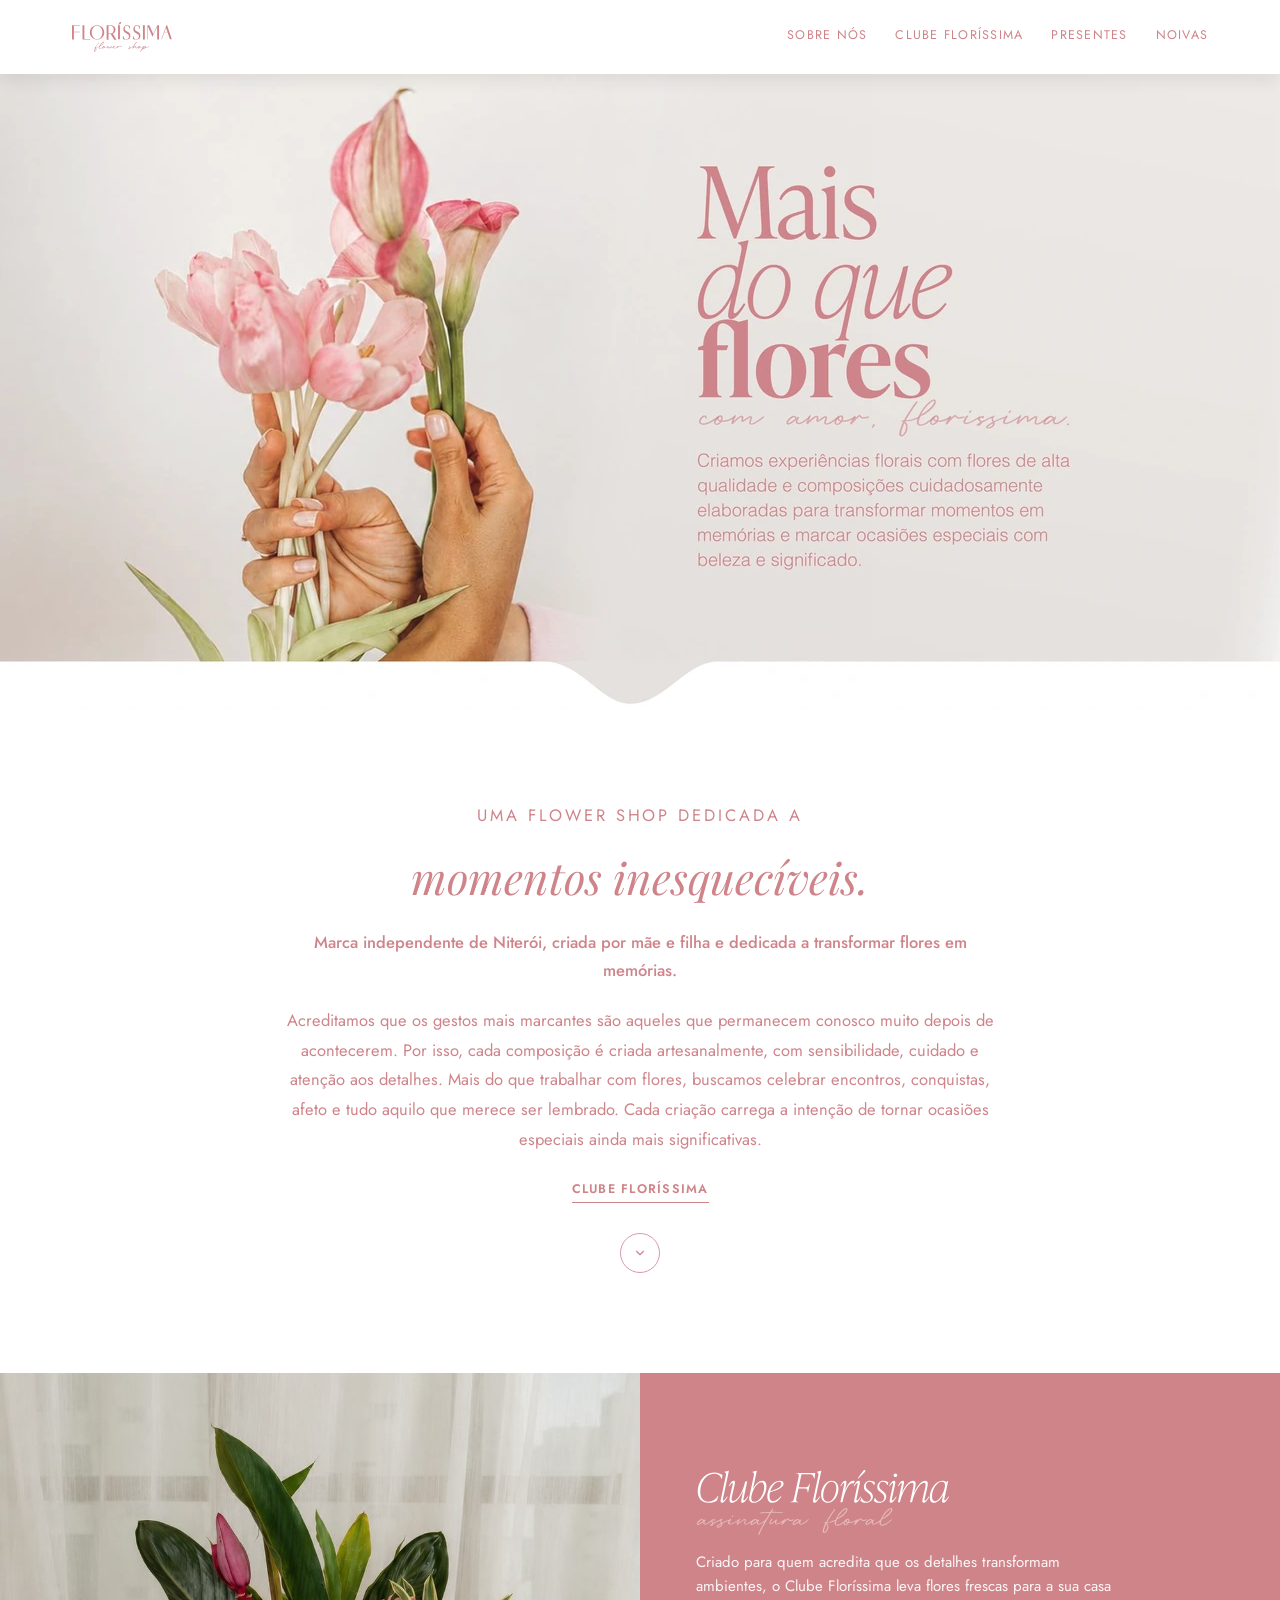
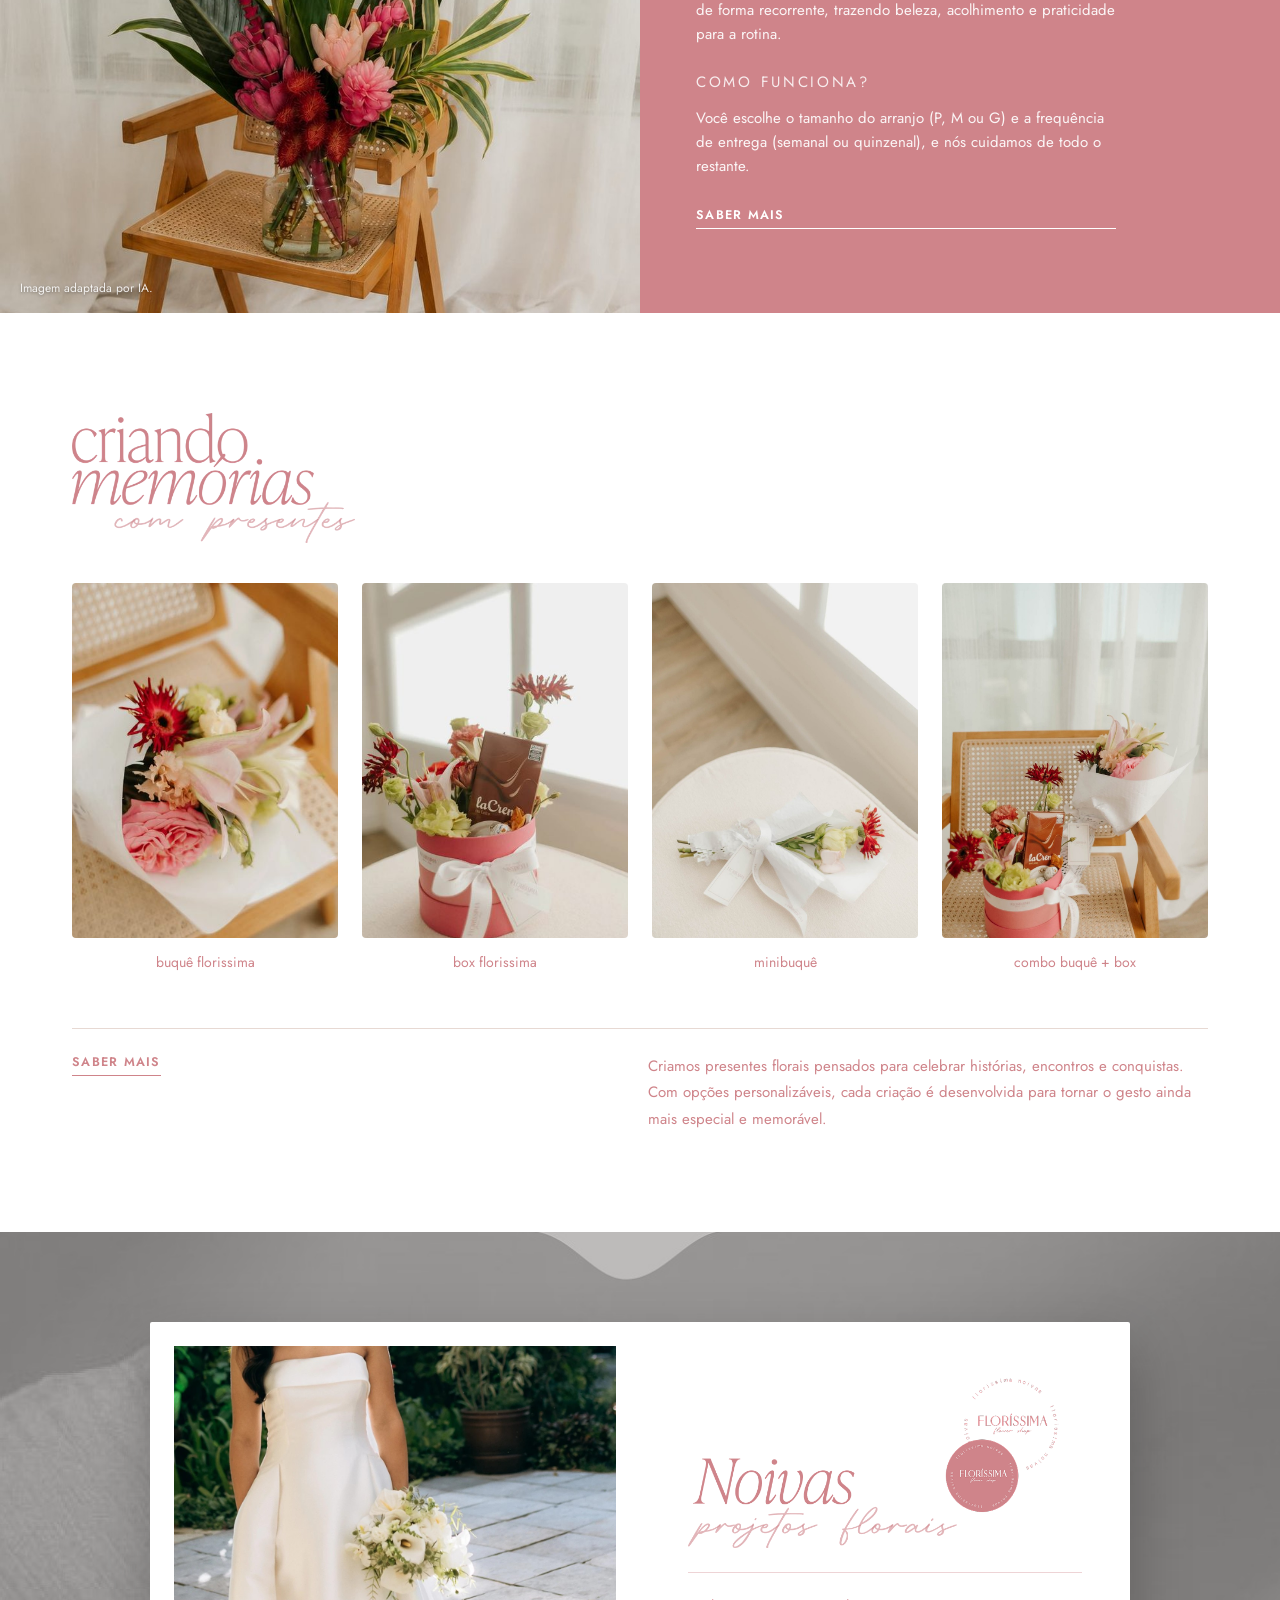
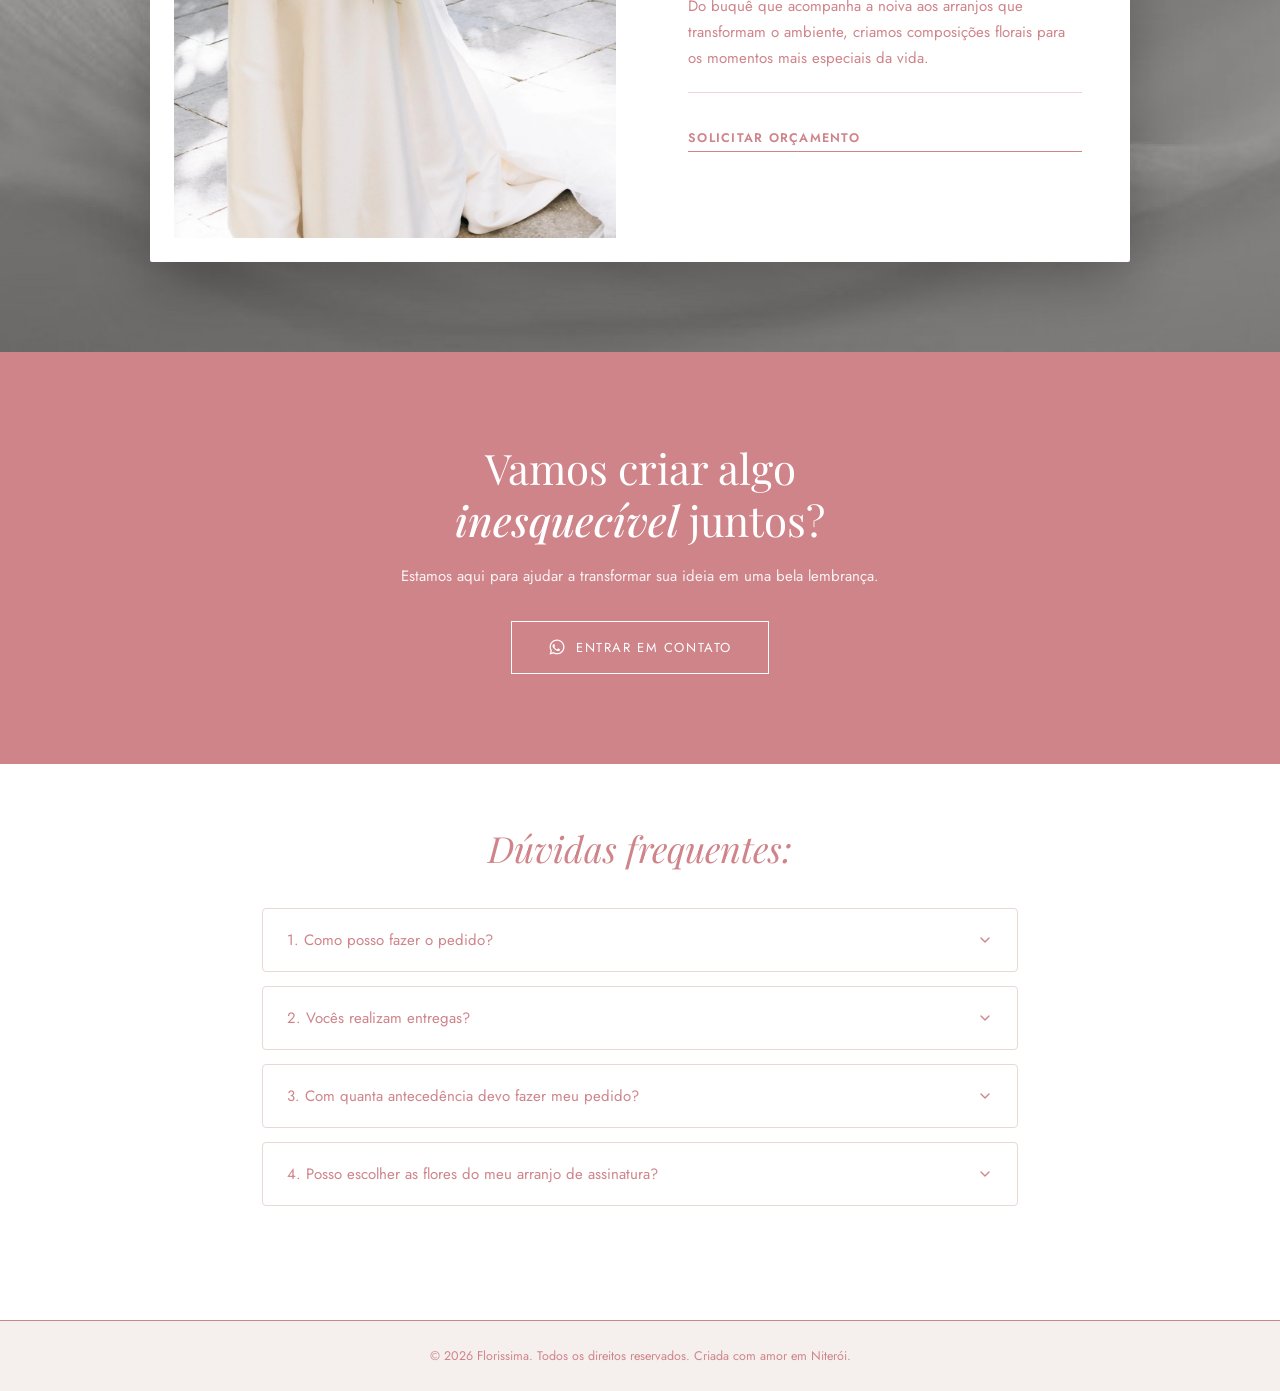
<file: index.html>
<!doctype html>
<html lang="pt-BR">
<head>
<meta charset="UTF-8">
<meta name="viewport" content="width=device-width, initial-scale=1">
<title>Floríssima Flower Shop | Niterói</title>
<meta name="description" content="Floríssima, flower shop de Niterói. Buquês, boxes, assinatura de flores (Clube Floríssima) e projetos florais para noivas.">
<link rel="icon" href="/favicon.ico" sizes="any">
<link rel="icon" href="/favicon-32x32.png" sizes="32x32" type="image/png">
<link rel="icon" href="/favicon-16x16.png" sizes="16x16" type="image/png">
<link rel="apple-touch-icon" href="/apple-touch-icon.png">
<link rel="preconnect" href="https://fonts.googleapis.com">
<link rel="preconnect" href="https://fonts.gstatic.com" crossorigin>
<link href="https://fonts.googleapis.com/css2?family=Playfair+Display:ital,wght@0,400;0,500;0,700;1,400;1,500&family=Alex+Brush&family=Jost:wght@300;400;500;600&display=swap" rel="stylesheet">
<link rel="stylesheet" href="/style.css">
<link rel="preload" as="image" fetchpriority="high" href="/presentes/img/hero-1920.jpg" imagesrcset="/presentes/img/hero-640.webp 640w, /presentes/img/hero-960.webp 960w, /presentes/img/hero-1280.webp 1280w, /presentes/img/hero-1920.webp 1920w, /presentes/img/hero-2560.webp 2560w, /presentes/img/hero-3200.webp 3200w" imagesizes="100vw" type="image/webp">
</head>
<body>

<header class="site">
  <div class="header-inner">
    <a href="/" class="logo">
      <img src="/presentes/img/logo.svg" alt="Floríssima flower shop">
    </a>
    <nav class="main">
      <a href="/sobre">SOBRE NÓS</a>
      <a href="/clube">CLUBE FLORÍSSIMA</a>
      <a href="/presentes">PRESENTES</a>
      <a href="/noivas">NOIVAS</a>
    </nav>
  </div>
</header>

<section class="hero">
  <picture>
    <source type="image/webp" srcset="/presentes/img/hero-640.webp 640w, /presentes/img/hero-960.webp 960w, /presentes/img/hero-1280.webp 1280w, /presentes/img/hero-1920.webp 1920w, /presentes/img/hero-2560.webp 2560w, /presentes/img/hero-3200.webp 3200w" sizes="100vw">
    <img src="/presentes/img/hero-1920.jpg" srcset="/presentes/img/hero-640.jpg 640w, /presentes/img/hero-960.jpg 960w, /presentes/img/hero-1280.jpg 1280w, /presentes/img/hero-1920.jpg 1920w, /presentes/img/hero-2560.jpg 2560w, /presentes/img/hero-3200.jpg 3200w" sizes="100vw" width="3200" height="1596" fetchpriority="high" alt="Mais do que flores, com amor florissima. Criamos experiências florais com flores de alta qualidade e composições cuidadosamente elaboradas para transformar momentos em memórias e marcar ocasiões especiais com beleza e significado. Mãos segurando um buquê de tulipas e copo-de-leite rosa.">
  </picture>
</section>

<section class="intro">
  <p class="eyebrow">UMA FLOWER SHOP DEDICADA A</p>
  <h2 class="script-heading">momentos inesquecíveis.</h2>
  <p class="lead">Marca independente de Niterói, criada por mãe e filha e dedicada a transformar flores em memórias.</p>
  <p>Acreditamos que os gestos mais marcantes são aqueles que permanecem conosco muito depois de acontecerem. Por isso, cada composição é criada artesanalmente, com sensibilidade, cuidado e atenção aos detalhes. Mais do que trabalhar com flores, buscamos celebrar encontros, conquistas, afeto e tudo aquilo que merece ser lembrado. Cada criação carrega a intenção de tornar ocasiões especiais ainda mais significativas.</p>
  <a href="/clube" class="text-link">CLUBE FLORÍSSIMA</a>
  <a href="#clube" class="scroll-hint" aria-label="Ir para o Clube Floríssima">
    <svg width="14" height="14" viewBox="0 0 24 24" fill="none" stroke="currentColor" stroke-width="2" stroke-linecap="round" stroke-linejoin="round"><path d="M6 9l6 6 6-6"/></svg>
  </a>
</section>

<section class="clube" id="clube">
  <div class="clube-photo">
    <img src="/img/clube-florissima.jpg" alt="Arranjo tropical de flores sobre uma cadeira de madeira, com cortina branca ao fundo">
    <span class="ai-note">Imagem adaptada por IA.</span>
  </div>
  <div class="clube-copy">
    <img class="tag-img" src="/img/assinatura-floral.svg" alt="Clube Floríssima">
    <p>Criado para quem acredita que os detalhes transformam ambientes, o Clube Floríssima leva flores frescas para a sua casa de forma recorrente, trazendo beleza, acolhimento e praticidade para a rotina.</p>

    <p class="eyebrow light">COMO FUNCIONA?</p>
    <p>Você escolhe o tamanho do arranjo (P, M ou G) e a frequência de entrega (semanal ou quinzenal), e nós cuidamos de todo o restante.</p>
    <a class="text-link light" href="/clube">SABER MAIS</a>
  </div>
</section>

<section class="showcase">
  <img class="showcase-heading-img" src="/img/criando-memorias.png" alt="criando memórias com presentes">

  <div class="showcase-grid">
    <a class="showcase-item" href="/presentes">
      <img src="/presentes/img/buque-florissima.jpg" alt="Buquê florissima sendo entregue de mãos">
      <span>buquê florissima</span>
    </a>
    <a class="showcase-item" href="/presentes">
      <img src="/presentes/img/box-doce-amor.jpg" alt="Box florissima com flores e chocolates Cacau Show">
      <span>box florissima</span>
    </a>
    <a class="showcase-item" href="/presentes">
      <img src="/img/minibuque.jpg" alt="Minibuquê florissima sobre poltrona clara">
      <span>minibuquê</span>
    </a>
    <a class="showcase-item" href="/presentes">
      <img src="/img/combo.jpg" alt="Combo buquê e box florissima sobre cadeira de madeira">
      <span>combo buquê + box</span>
    </a>
  </div>

  <div class="showcase-footer">
    <a class="text-link" href="/presentes">SABER MAIS</a>
    <p>Criamos presentes florais pensados para celebrar histórias, encontros e conquistas. Com opções personalizáveis, cada criação é desenvolvida para tornar o gesto ainda mais especial e memorável.</p>
  </div>
</section>

<section class="noivas" id="noivas">
  <div class="noivas-card">
    <div class="noivas-photo">
      <img src="/img/noiva.jpg" alt="Noiva sorrindo em jardim, segurando buquê branco de flores naturais">
    </div>
    <div class="noivas-copy">
      <img class="noivas-title-img" src="/img/noivas-titulo.png" alt="Floríssima Noivas — projetos florais">
      <hr>
      <p>Do buquê que acompanha a noiva aos arranjos que transformam o ambiente, criamos composições florais para os momentos mais especiais da vida.</p>
      <hr>
      <a class="text-link" href="/noivas">SOLICITAR ORÇAMENTO</a>
    </div>
  </div>
</section>

<section class="cta">
  <h2>Vamos criar algo<br><em>inesquecível</em> juntos?</h2>
  <p>Estamos aqui para ajudar a transformar sua ideia em uma bela lembrança.</p>
  <a class="cta-btn" target="_blank" rel="noopener" href="https://wa.me/5521975151898?text=Ol%C3%A1%2C%20quero%20criar%20algo%20inesquec%C3%ADvel%20com%20a%20Flor%C3%ADssima.">
    <svg width="18" height="18" viewBox="0 0 24 24" fill="currentColor"><path d="M12.04 2C6.58 2 2.13 6.45 2.13 11.91c0 1.75.46 3.45 1.32 4.95L2.05 22l5.25-1.38c1.45.79 3.08 1.21 4.74 1.21h.01c5.46 0 9.91-4.45 9.91-9.91 0-2.65-1.03-5.14-2.9-7.01A9.82 9.82 0 0 0 12.04 2m0 1.67c2.2 0 4.26.86 5.82 2.42a8.2 8.2 0 0 1 2.41 5.82c0 4.54-3.7 8.24-8.24 8.24-1.48 0-2.93-.4-4.2-1.15l-.3-.18-3.12.82.83-3.04-.2-.31a8.18 8.18 0 0 1-1.26-4.38c0-4.54 3.7-8.24 8.26-8.24m-4.5 4.6c-.16 0-.42.06-.64.3-.22.25-.85.83-.85 2.02s.87 2.35 1 2.5c.12.17 1.7 2.6 4.13 3.64.58.25 1.03.4 1.38.51.58.19 1.11.16 1.53.1.47-.07 1.44-.59 1.64-1.16.2-.57.2-1.06.14-1.16-.06-.1-.22-.16-.47-.28-.25-.13-1.44-.71-1.66-.79-.22-.08-.39-.13-.55.13-.16.25-.63.79-.77.95-.14.17-.28.19-.53.06-.25-.13-1.05-.39-1.99-1.24-.74-.65-1.23-1.46-1.38-1.71-.14-.25-.02-.38.11-.51.11-.11.25-.29.37-.43.12-.15.16-.25.25-.42.08-.16.04-.31-.02-.43-.06-.13-.55-1.36-.76-1.86-.2-.48-.4-.42-.55-.42Z"/></svg>
    ENTRAR EM CONTATO
  </a>
</section>

<section class="faq">
  <h2 class="script-heading">Dúvidas frequentes:</h2>

  <details class="faq-item">
    <summary>
      <span>1. Como posso fazer o pedido?</span>
      <svg class="chev" width="16" height="16" viewBox="0 0 24 24" fill="none" stroke="currentColor" stroke-width="2" stroke-linecap="round" stroke-linejoin="round"><path d="M6 9l6 6 6-6"/></svg>
    </summary>
    <p>Trabalhamos com flores frescas e sazonais. Por isso, algumas variedades podem variar conforme a disponibilidade da semana, sempre respeitando a proposta, a paleta e o estilo da composição escolhida.</p>
  </details>

  <details class="faq-item">
    <summary>
      <span>2. Vocês realizam entregas?</span>
      <svg class="chev" width="16" height="16" viewBox="0 0 24 24" fill="none" stroke="currentColor" stroke-width="2" stroke-linecap="round" stroke-linejoin="round"><path d="M6 9l6 6 6-6"/></svg>
    </summary>
    <p>Resposta em breve — fala com a gente pelo WhatsApp que já te ajudamos com isso.</p>
  </details>

  <details class="faq-item">
    <summary>
      <span>3. Com quanta antecedência devo fazer meu pedido?</span>
      <svg class="chev" width="16" height="16" viewBox="0 0 24 24" fill="none" stroke="currentColor" stroke-width="2" stroke-linecap="round" stroke-linejoin="round"><path d="M6 9l6 6 6-6"/></svg>
    </summary>
    <p>Resposta em breve — fala com a gente pelo WhatsApp que já te ajudamos com isso.</p>
  </details>

  <details class="faq-item">
    <summary>
      <span>4. Posso escolher as flores do meu arranjo de assinatura?</span>
      <svg class="chev" width="16" height="16" viewBox="0 0 24 24" fill="none" stroke="currentColor" stroke-width="2" stroke-linecap="round" stroke-linejoin="round"><path d="M6 9l6 6 6-6"/></svg>
    </summary>
    <p>Resposta em breve — fala com a gente pelo WhatsApp que já te ajudamos com isso.</p>
  </details>
</section>

<footer class="site">
  © 2026 Florissima. Todos os direitos reservados. Criada com amor em Niterói.
</footer>

</body>
</html>
</file>
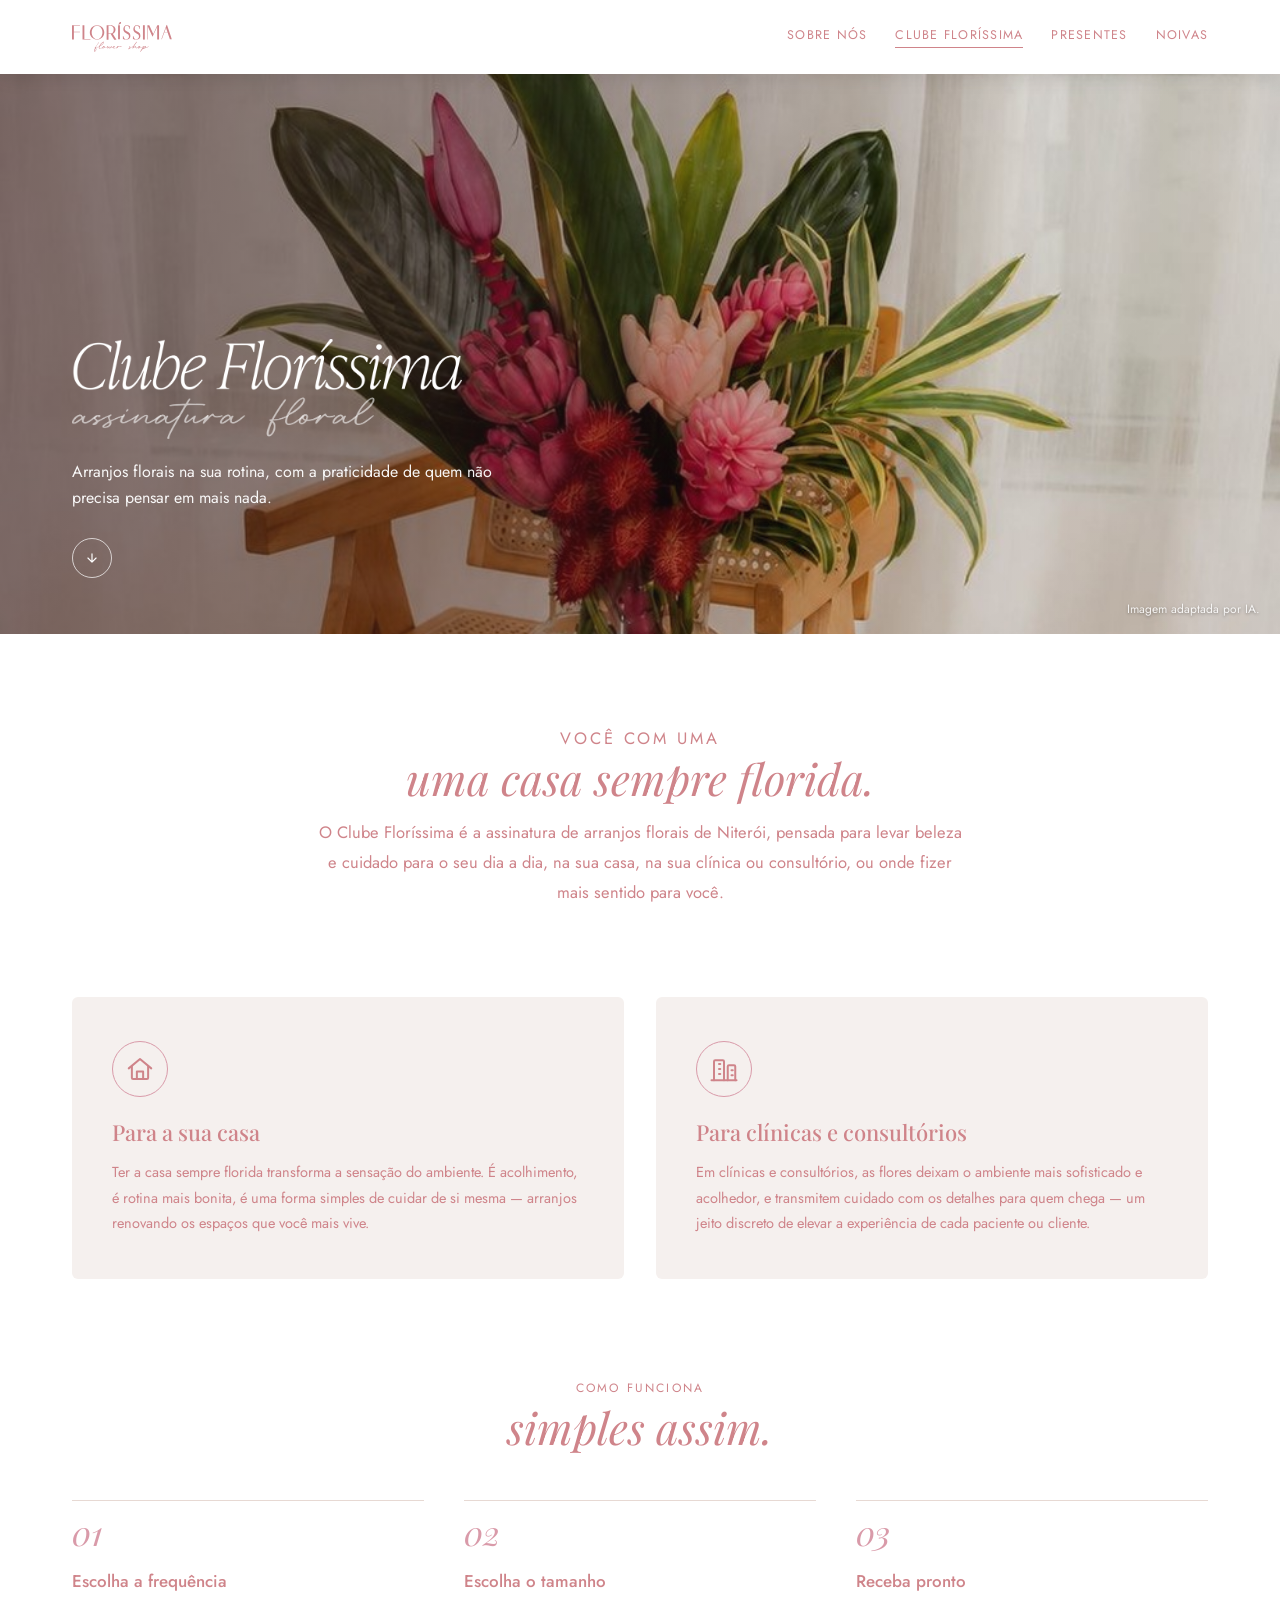
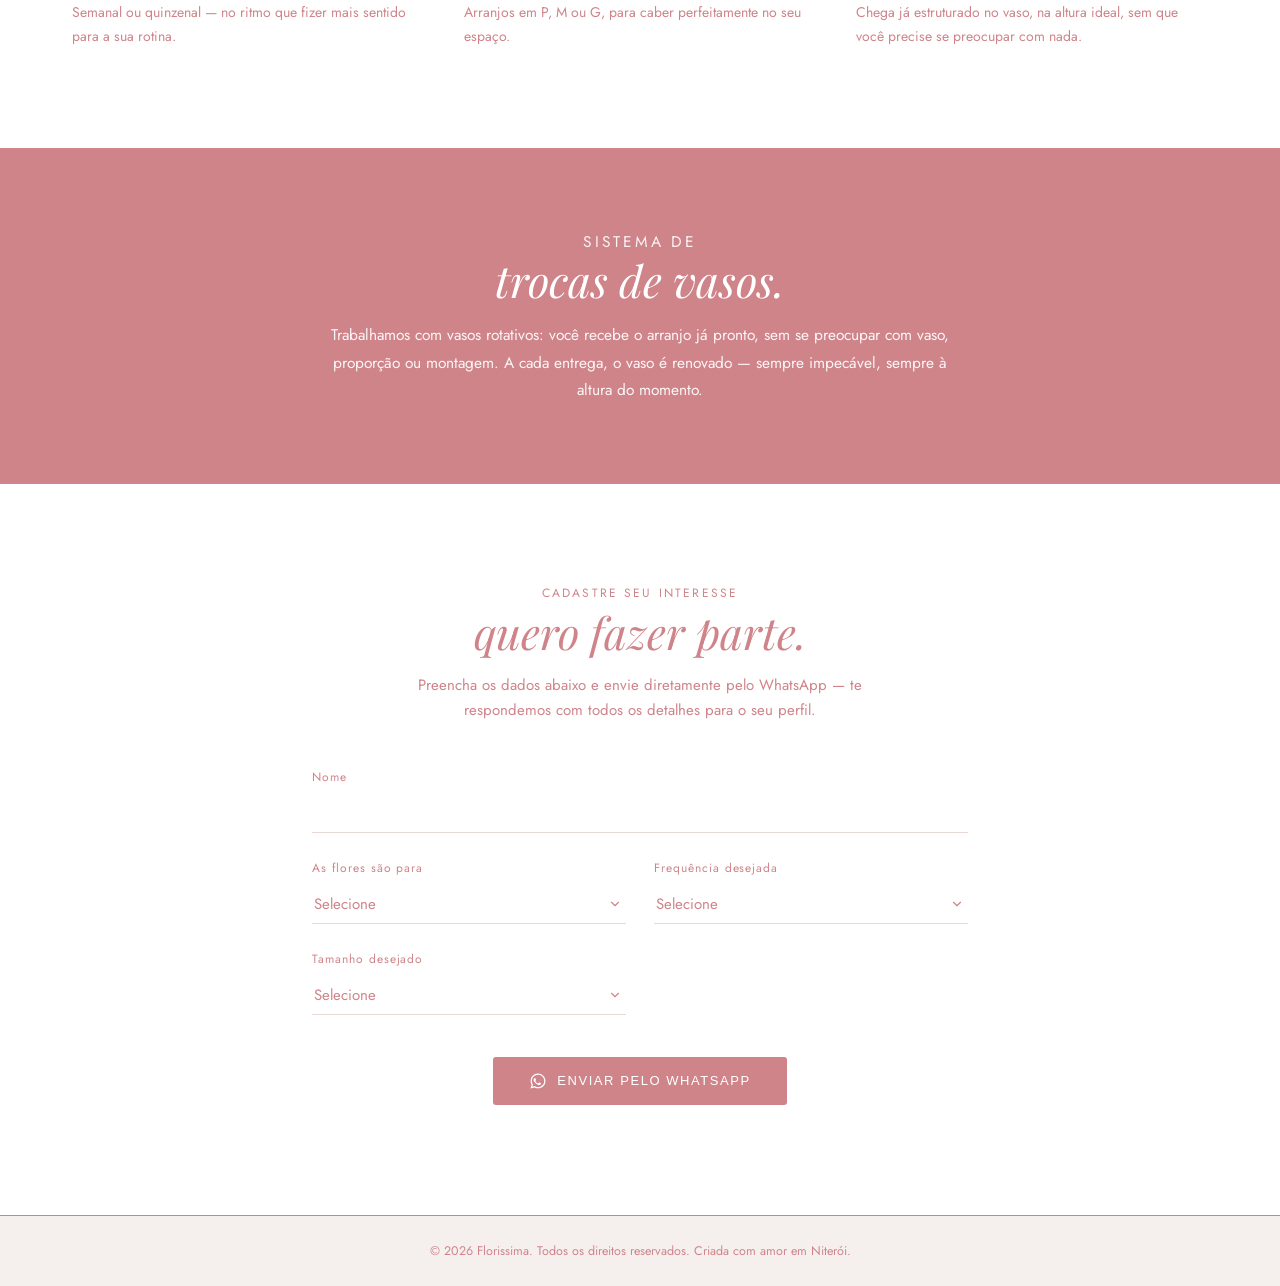
<file: clube/index.html>
<!doctype html>
<html lang="pt-BR">
<head>
<meta charset="UTF-8">
<meta name="viewport" content="width=device-width, initial-scale=1">
<title>Assinatura de Arranjos Florais para Casa e Consultório | Floríssima</title>
<meta name="description" content="Assinatura de arranjos florais em Niterói para casa, clínicas e consultórios. Frequência e tamanho à sua escolha, vaso incluso. Cadastre seu interesse.">
<link rel="canonical" href="https://florissimaflores.com.br/clube">
<meta property="og:type" content="website">
<meta property="og:site_name" content="Floríssima Flower Shop">
<meta property="og:locale" content="pt_BR">
<meta property="og:title" content="Assinatura de Arranjos Florais para Casa e Consultório | Floríssima">
<meta property="og:description" content="Assinatura de arranjos florais em Niterói para casa, clínicas e consultórios. Frequência e tamanho à sua escolha, vaso incluso.">
<meta property="og:url" content="https://florissimaflores.com.br/clube">
<meta property="og:image" content="https://florissimaflores.com.br/img/clube-florissima.jpg">
<meta name="twitter:card" content="summary_large_image">
<script type="application/ld+json">
{
  "@context": "https://schema.org",
  "@type": "Service",
  "name": "Clube Floríssima — assinatura de arranjos florais",
  "serviceType": "Assinatura de flores / arranjos florais recorrentes",
  "description": "Assinatura de arranjos florais com entrega semanal ou quinzenal, para casas, clínicas e consultórios. Tamanhos P, M ou G, com vaso incluso e renovado a cada entrega.",
  "provider": {
    "@type": "FlowerShop",
    "name": "Floríssima Flower Shop",
    "url": "https://florissimaflores.com.br/"
  },
  "areaServed": {
    "@type": "City",
    "name": "Niterói"
  },
  "audience": [
    { "@type": "Audience", "audienceType": "Residências" },
    { "@type": "Audience", "audienceType": "Clínicas e consultórios" }
  ]
}
</script>
<link rel="icon" href="/favicon.ico" sizes="any">
<link rel="icon" href="/favicon-32x32.png" sizes="32x32" type="image/png">
<link rel="icon" href="/favicon-16x16.png" sizes="16x16" type="image/png">
<link rel="apple-touch-icon" href="/apple-touch-icon.png">
<link rel="preconnect" href="https://fonts.googleapis.com">
<link rel="preconnect" href="https://fonts.gstatic.com" crossorigin>
<link href="https://fonts.googleapis.com/css2?family=Playfair+Display:ital,wght@0,400;0,500;0,700;1,400;1,500&family=Alex+Brush&family=Jost:wght@300;400;500;600&display=swap" rel="stylesheet">
<link rel="stylesheet" href="/clube/style.css">
</head>
<body>

<header class="site">
  <div class="header-inner">
    <a href="/" class="logo">
      <img src="/presentes/img/logo.svg" alt="Floríssima flower shop">
    </a>
    <nav class="main">
      <a href="/sobre">SOBRE NÓS</a>
      <a href="/clube" class="current">CLUBE FLORÍSSIMA</a>
      <a href="/presentes">PRESENTES</a>
      <a href="/noivas">NOIVAS</a>
    </nav>
  </div>
</header>

<section class="clube-hero">
  <img src="/img/clube-florissima.jpg" alt="Assinatura de arranjo floral do Clube Floríssima sobre uma cadeira de madeira, com cortina branca ao fundo">
  <div class="clube-hero-overlay"></div>
  <span class="ai-note">Imagem adaptada por IA.</span>
  <div class="clube-hero-copy">
    <h1 class="clube-hero-logo"><img src="/img/clube-titulo.png" alt="Clube Floríssima — assinatura floral"></h1>
    <p class="lead">Arranjos florais na sua rotina, com a praticidade de quem não precisa pensar em mais nada.</p>
    <a href="#form" class="scroll-hint" aria-label="Ir para o cadastro">
      <svg width="14" height="14" viewBox="0 0 24 24" fill="none" stroke="currentColor" stroke-width="2" stroke-linecap="round" stroke-linejoin="round"><path d="M12 5v14M5 12l7 7 7-7"/></svg>
    </a>
  </div>
</section>

<section class="clube-intro">
  <p class="eyebrow">VOCÊ COM UMA</p>
  <h2 class="script-heading">uma casa sempre florida.</h2>
  <p>O Clube Floríssima é a assinatura de arranjos florais de Niterói, pensada para levar beleza e cuidado para o seu dia a dia, na sua casa, na sua clínica ou consultório, ou onde fizer mais sentido para você.</p>
</section>

<section class="clube-paths">
  <article class="path-card">
    <span class="path-icon" aria-hidden="true">
      <svg width="30" height="30" viewBox="0 0 24 24" fill="none" stroke="currentColor" stroke-width="1.6" stroke-linecap="round" stroke-linejoin="round"><path d="M3 11.5 12 4l9 7.5"/><path d="M5.5 10v9a1 1 0 0 0 1 1h11a1 1 0 0 0 1-1v-9"/><path d="M9.5 20v-6h5v6"/></svg>
    </span>
    <h3>Para a sua casa</h3>
    <p>Ter a casa sempre florida transforma a sensação do ambiente. É acolhimento, é rotina mais bonita, é uma forma simples de cuidar de si mesma — arranjos renovando os espaços que você mais vive.</p>
  </article>
  <article class="path-card">
    <span class="path-icon" aria-hidden="true">
      <svg width="30" height="30" viewBox="0 0 24 24" fill="none" stroke="currentColor" stroke-width="1.6" stroke-linecap="round" stroke-linejoin="round"><path d="M4 21V6a1 1 0 0 1 1-1h6a1 1 0 0 1 1 1v15"/><path d="M15 21V10a1 1 0 0 1 1-1h4a1 1 0 0 1 1 1v11"/><path d="M8 8h1M8 12h1M8 16h1M18 13h1M18 17h1"/><path d="M2 21h20"/></svg>
    </span>
    <h3>Para clínicas e consultórios</h3>
    <p>Em clínicas e consultórios, as flores deixam o ambiente mais sofisticado e acolhedor, e transmitem cuidado com os detalhes para quem chega — um jeito discreto de elevar a experiência de cada paciente ou cliente.</p>
  </article>
</section>

<section class="clube-steps">
  <p class="eyebrow">COMO FUNCIONA</p>
  <h2 class="script-heading">simples assim.</h2>
  <div class="steps-grid">
    <div class="step">
      <span class="step-num">01</span>
      <h3>Escolha a frequência</h3>
      <p>Semanal ou quinzenal — no ritmo que fizer mais sentido para a sua rotina.</p>
    </div>
    <div class="step">
      <span class="step-num">02</span>
      <h3>Escolha o tamanho</h3>
      <p>Arranjos em P, M ou G, para caber perfeitamente no seu espaço.</p>
    </div>
    <div class="step">
      <span class="step-num">03</span>
      <h3>Receba pronto</h3>
      <p>Chega já estruturado no vaso, na altura ideal, sem que você precise se preocupar com nada.</p>
    </div>
  </div>
</section>

<section class="clube-feature">
  <div class="feature-inner">
    <p class="eyebrow light">SISTEMA DE</p>
    <h2 class="script-heading">trocas de vasos.</h2>
    <p>Trabalhamos com vasos rotativos: você recebe o arranjo já pronto, sem se preocupar com vaso, proporção ou montagem. A cada entrega, o vaso é renovado — sempre impecável, sempre à altura do momento.</p>
  </div>
</section>

<section class="clube-form" id="form">
  <p class="eyebrow">CADASTRE SEU INTERESSE</p>
  <h2 class="script-heading">quero fazer parte.</h2>
  <p class="form-lead">Preencha os dados abaixo e envie diretamente pelo WhatsApp — te respondemos com todos os detalhes para o seu perfil.</p>

  <form id="clube-form">
    <div class="field field-full">
      <label for="nome">Nome</label>
      <input type="text" id="nome" name="nome" required>
    </div>
    <div class="field">
      <label for="ambiente">As flores são para</label>
      <select id="ambiente" name="ambiente" required>
        <option value="" disabled selected>Selecione</option>
        <option value="Casa">Casa</option>
        <option value="Consultório">Consultório</option>
        <option value="Outro">Outro</option>
      </select>
    </div>
    <div class="field">
      <label for="frequencia">Frequência desejada</label>
      <select id="frequencia" name="frequencia" required>
        <option value="" disabled selected>Selecione</option>
        <option value="Semanal">Semanal</option>
        <option value="Quinzenal">Quinzenal</option>
        <option value="Ainda não sei">Ainda não sei</option>
      </select>
    </div>
    <div class="field">
      <label for="tamanho">Tamanho desejado</label>
      <select id="tamanho" name="tamanho" required>
        <option value="" disabled selected>Selecione</option>
        <option value="P">P</option>
        <option value="M">M</option>
        <option value="G">G</option>
        <option value="Ainda não sei">Ainda não sei</option>
      </select>
    </div>

    <button type="submit" class="form-submit">
      <svg width="18" height="18" viewBox="0 0 24 24" fill="currentColor"><path d="M12.04 2C6.58 2 2.13 6.45 2.13 11.91c0 1.75.46 3.45 1.32 4.95L2.05 22l5.25-1.38c1.45.79 3.08 1.21 4.74 1.21h.01c5.46 0 9.91-4.45 9.91-9.91 0-2.65-1.03-5.14-2.9-7.01A9.82 9.82 0 0 0 12.04 2m0 1.67c2.2 0 4.26.86 5.82 2.42a8.2 8.2 0 0 1 2.41 5.82c0 4.54-3.7 8.24-8.24 8.24-1.48 0-2.93-.4-4.2-1.15l-.3-.18-3.12.82.83-3.04-.2-.31a8.18 8.18 0 0 1-1.26-4.38c0-4.54 3.7-8.24 8.26-8.24m-4.5 4.6c-.16 0-.42.06-.64.3-.22.25-.85.83-.85 2.02s.87 2.35 1 2.5c.12.17 1.7 2.6 4.13 3.64.58.25 1.03.4 1.38.51.58.19 1.11.16 1.53.1.47-.07 1.44-.59 1.64-1.16.2-.57.2-1.06.14-1.16-.06-.1-.22-.16-.47-.28-.25-.13-1.44-.71-1.66-.79-.22-.08-.39-.13-.55.13-.16.25-.63.79-.77.95-.14.17-.28.19-.53.06-.25-.13-1.05-.39-1.99-1.24-.74-.65-1.23-1.46-1.38-1.71-.14-.25-.02-.38.11-.51.11-.11.25-.29.37-.43.12-.15.16-.25.25-.42.08-.16.04-.31-.02-.43-.06-.13-.55-1.36-.76-1.86-.2-.48-.4-.42-.55-.42Z"/></svg>
      ENVIAR PELO WHATSAPP
    </button>
  </form>
</section>

<footer class="site">
  © 2026 Florissima. Todos os direitos reservados. Criada com amor em Niterói.
</footer>

<script>
  document.getElementById('clube-form').addEventListener('submit', function (e) {
    e.preventDefault();
    var f = e.target;
    var lines = [
      'Olá! Tenho interesse em fazer parte do Clube Floríssima.',
      '',
      'Nome: ' + f.nome.value,
      'As flores são para: ' + f.ambiente.value,
      'Frequência desejada: ' + f.frequencia.value,
      'Tamanho desejado: ' + f.tamanho.value
    ];
    var text = encodeURIComponent(lines.join('\n'));
    window.open('https://wa.me/5521975151898?text=' + text, '_blank', 'noopener');
  });
</script>

</body>
</html>
</file>
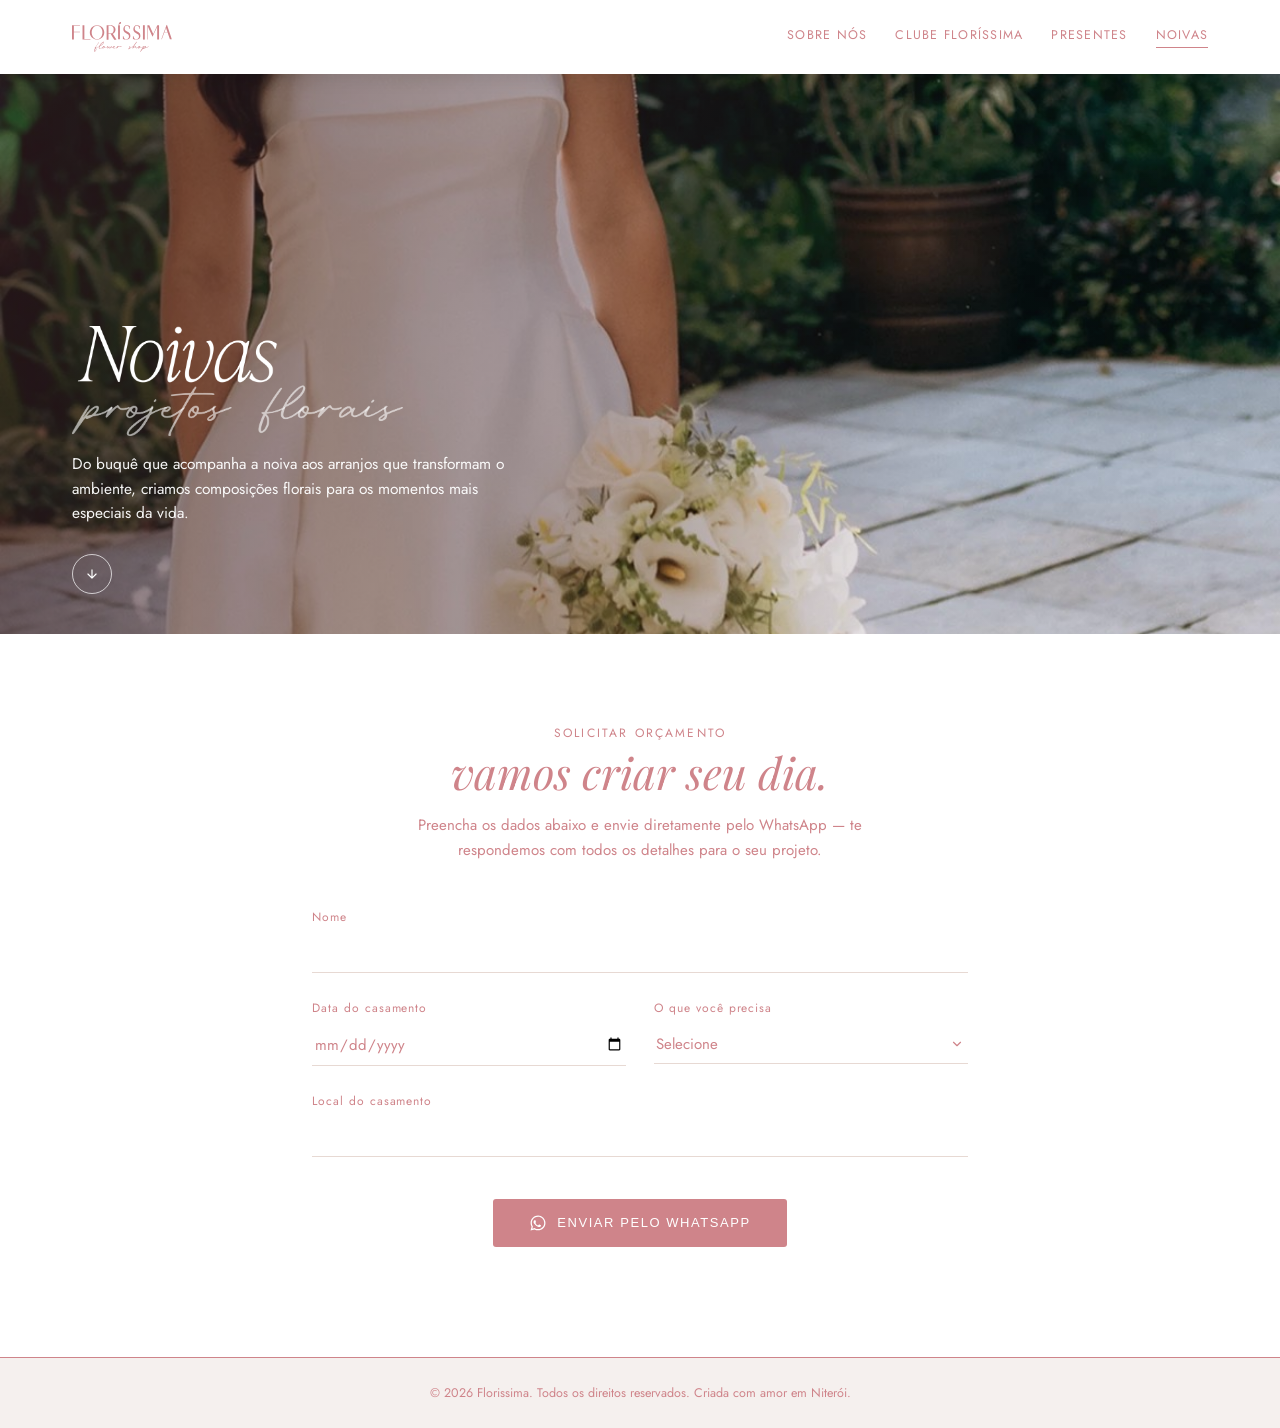
<file: noivas/index.html>
<!doctype html>
<html lang="pt-BR">
<head>
<meta charset="UTF-8">
<meta name="viewport" content="width=device-width, initial-scale=1">
<title>Noivas | Florissima Flower Shop</title>
<meta name="description" content="Projetos florais para noivas em Niterói: buquê da noiva e arranjos para o seu casamento. Preencha o formulário e receba um orçamento pelo WhatsApp.">
<link rel="canonical" href="https://florissimaflores.com.br/noivas">
<meta property="og:type" content="website">
<meta property="og:site_name" content="Floríssima Flower Shop">
<meta property="og:locale" content="pt_BR">
<meta property="og:title" content="Noivas | Florissima Flower Shop">
<meta property="og:description" content="Projetos florais para noivas em Niterói: buquê da noiva e arranjos para o seu casamento. Preencha o formulário e receba um orçamento pelo WhatsApp.">
<meta property="og:url" content="https://florissimaflores.com.br/noivas">
<meta property="og:image" content="https://florissimaflores.com.br/img/noiva.jpg">
<meta name="twitter:card" content="summary_large_image">
<link rel="icon" href="/favicon.ico" sizes="any">
<link rel="icon" href="/favicon-32x32.png" sizes="32x32" type="image/png">
<link rel="icon" href="/favicon-16x16.png" sizes="16x16" type="image/png">
<link rel="apple-touch-icon" href="/apple-touch-icon.png">
<link rel="preconnect" href="https://fonts.googleapis.com">
<link rel="preconnect" href="https://fonts.gstatic.com" crossorigin>
<link href="https://fonts.googleapis.com/css2?family=Playfair+Display:ital,wght@0,400;0,500;0,700;1,400;1,500&family=Jost:wght@300;400;500;600&display=swap" rel="stylesheet">
<link rel="stylesheet" href="/noivas/style.css">
</head>
<body>

<header class="site">
  <div class="header-inner">
    <a href="/" class="logo">
      <img src="/presentes/img/logo.svg" alt="Floríssima flower shop">
    </a>
    <nav class="main">
      <a href="/sobre">SOBRE NÓS</a>
      <a href="/clube">CLUBE FLORÍSSIMA</a>
      <a href="/presentes">PRESENTES</a>
      <a href="/noivas" class="current">NOIVAS</a>
    </nav>
  </div>
</header>

<section class="noivas-hero">
  <img src="/img/noiva.jpg" alt="Noiva sorrindo em jardim, segurando buquê branco de flores naturais">
  <div class="noivas-hero-overlay"></div>
  <div class="noivas-hero-copy">
    <h1 class="noivas-hero-logo"><img src="/img/noivas-hero-titulo.png" alt="Noivas — projetos florais"></h1>
    <p class="lead">Do buquê que acompanha a noiva aos arranjos que transformam o ambiente, criamos composições florais para os momentos mais especiais da vida.</p>
    <a href="#form" class="scroll-hint" aria-label="Ir para o formulário">
      <svg width="14" height="14" viewBox="0 0 24 24" fill="none" stroke="currentColor" stroke-width="2" stroke-linecap="round" stroke-linejoin="round"><path d="M12 5v14M5 12l7 7 7-7"/></svg>
    </a>
  </div>
</section>

<section class="noivas-form" id="form">
  <p class="eyebrow">SOLICITAR ORÇAMENTO</p>
  <h2 class="script-heading">vamos criar seu dia.</h2>
  <p class="form-lead">Preencha os dados abaixo e envie diretamente pelo WhatsApp — te respondemos com todos os detalhes para o seu projeto.</p>

  <form id="noivas-form">
    <div class="field field-full">
      <label for="nome">Nome</label>
      <input type="text" id="nome" name="nome" required>
    </div>
    <div class="field">
      <label for="data">Data do casamento</label>
      <input type="date" id="data" name="data" required>
    </div>
    <div class="field">
      <label for="necessidade">O que você precisa</label>
      <select id="necessidade" name="necessidade" required>
        <option value="" disabled selected>Selecione</option>
        <option value="Buquê da noiva">Buquê da noiva</option>
        <option value="Arranjos para o local">Arranjos para o local</option>
        <option value="Projeto completo">Projeto completo</option>
        <option value="Ainda não sei">Ainda não sei</option>
      </select>
    </div>
    <div class="field field-full">
      <label for="local">Local do casamento</label>
      <input type="text" id="local" name="local">
    </div>

    <button type="submit" class="form-submit">
      <svg width="18" height="18" viewBox="0 0 24 24" fill="currentColor"><path d="M12.04 2C6.58 2 2.13 6.45 2.13 11.91c0 1.75.46 3.45 1.32 4.95L2.05 22l5.25-1.38c1.45.79 3.08 1.21 4.74 1.21h.01c5.46 0 9.91-4.45 9.91-9.91 0-2.65-1.03-5.14-2.9-7.01A9.82 9.82 0 0 0 12.04 2m0 1.67c2.2 0 4.26.86 5.82 2.42a8.2 8.2 0 0 1 2.41 5.82c0 4.54-3.7 8.24-8.24 8.24-1.48 0-2.93-.4-4.2-1.15l-.3-.18-3.12.82.83-3.04-.2-.31a8.18 8.18 0 0 1-1.26-4.38c0-4.54 3.7-8.24 8.26-8.24m-4.5 4.6c-.16 0-.42.06-.64.3-.22.25-.85.83-.85 2.02s.87 2.35 1 2.5c.12.17 1.7 2.6 4.13 3.64.58.25 1.03.4 1.38.51.58.19 1.11.16 1.53.1.47-.07 1.44-.59 1.64-1.16.2-.57.2-1.06.14-1.16-.06-.1-.22-.16-.47-.28-.25-.13-1.44-.71-1.66-.79-.22-.08-.39-.13-.55.13-.16.25-.63.79-.77.95-.14.17-.28.19-.53.06-.25-.13-1.05-.39-1.99-1.24-.74-.65-1.23-1.46-1.38-1.71-.14-.25-.02-.38.11-.51.11-.11.25-.29.37-.43.12-.15.16-.25.25-.42.08-.16.04-.31-.02-.43-.06-.13-.55-1.36-.76-1.86-.2-.48-.4-.42-.55-.42Z"/></svg>
      ENVIAR PELO WHATSAPP
    </button>
  </form>
</section>

<footer class="site">
  © 2026 Florissima. Todos os direitos reservados. Criada com amor em Niterói.
</footer>

<script>
  document.getElementById('noivas-form').addEventListener('submit', function (e) {
    e.preventDefault();
    var f = e.target;
    var data = f.data.value;
    if (data) {
      var parts = data.split('-');
      data = parts[2] + '/' + parts[1] + '/' + parts[0];
    }
    var lines = [
      'Olá! Gostaria de solicitar um orçamento para noivas.',
      '',
      'Nome: ' + f.nome.value,
      'Data do casamento: ' + data,
      'O que você precisa: ' + f.necessidade.value
    ];
    if (f.local.value.trim()) {
      lines.push('Local do casamento: ' + f.local.value);
    }
    var text = encodeURIComponent(lines.join('\n'));
    window.open('https://wa.me/5521975151898?text=' + text, '_blank', 'noopener');
  });
</script>

</body>
</html>
</file>
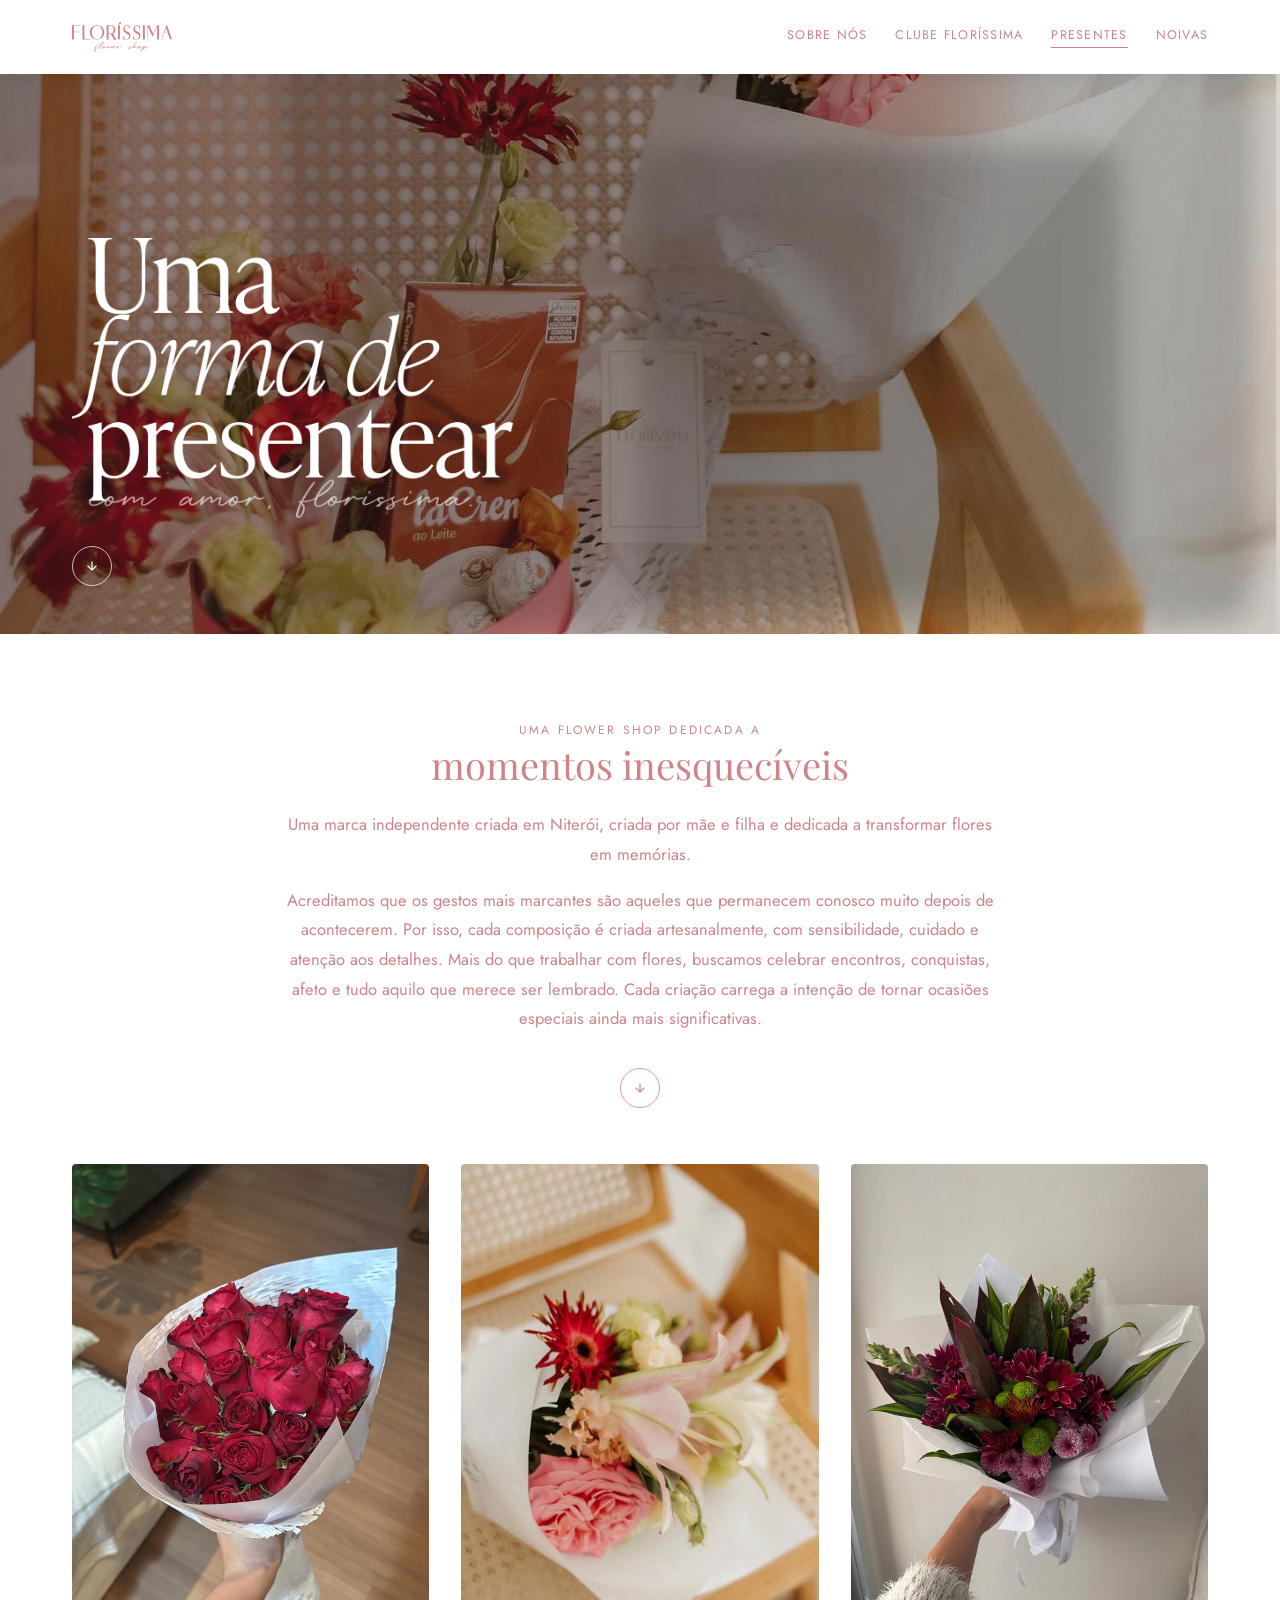
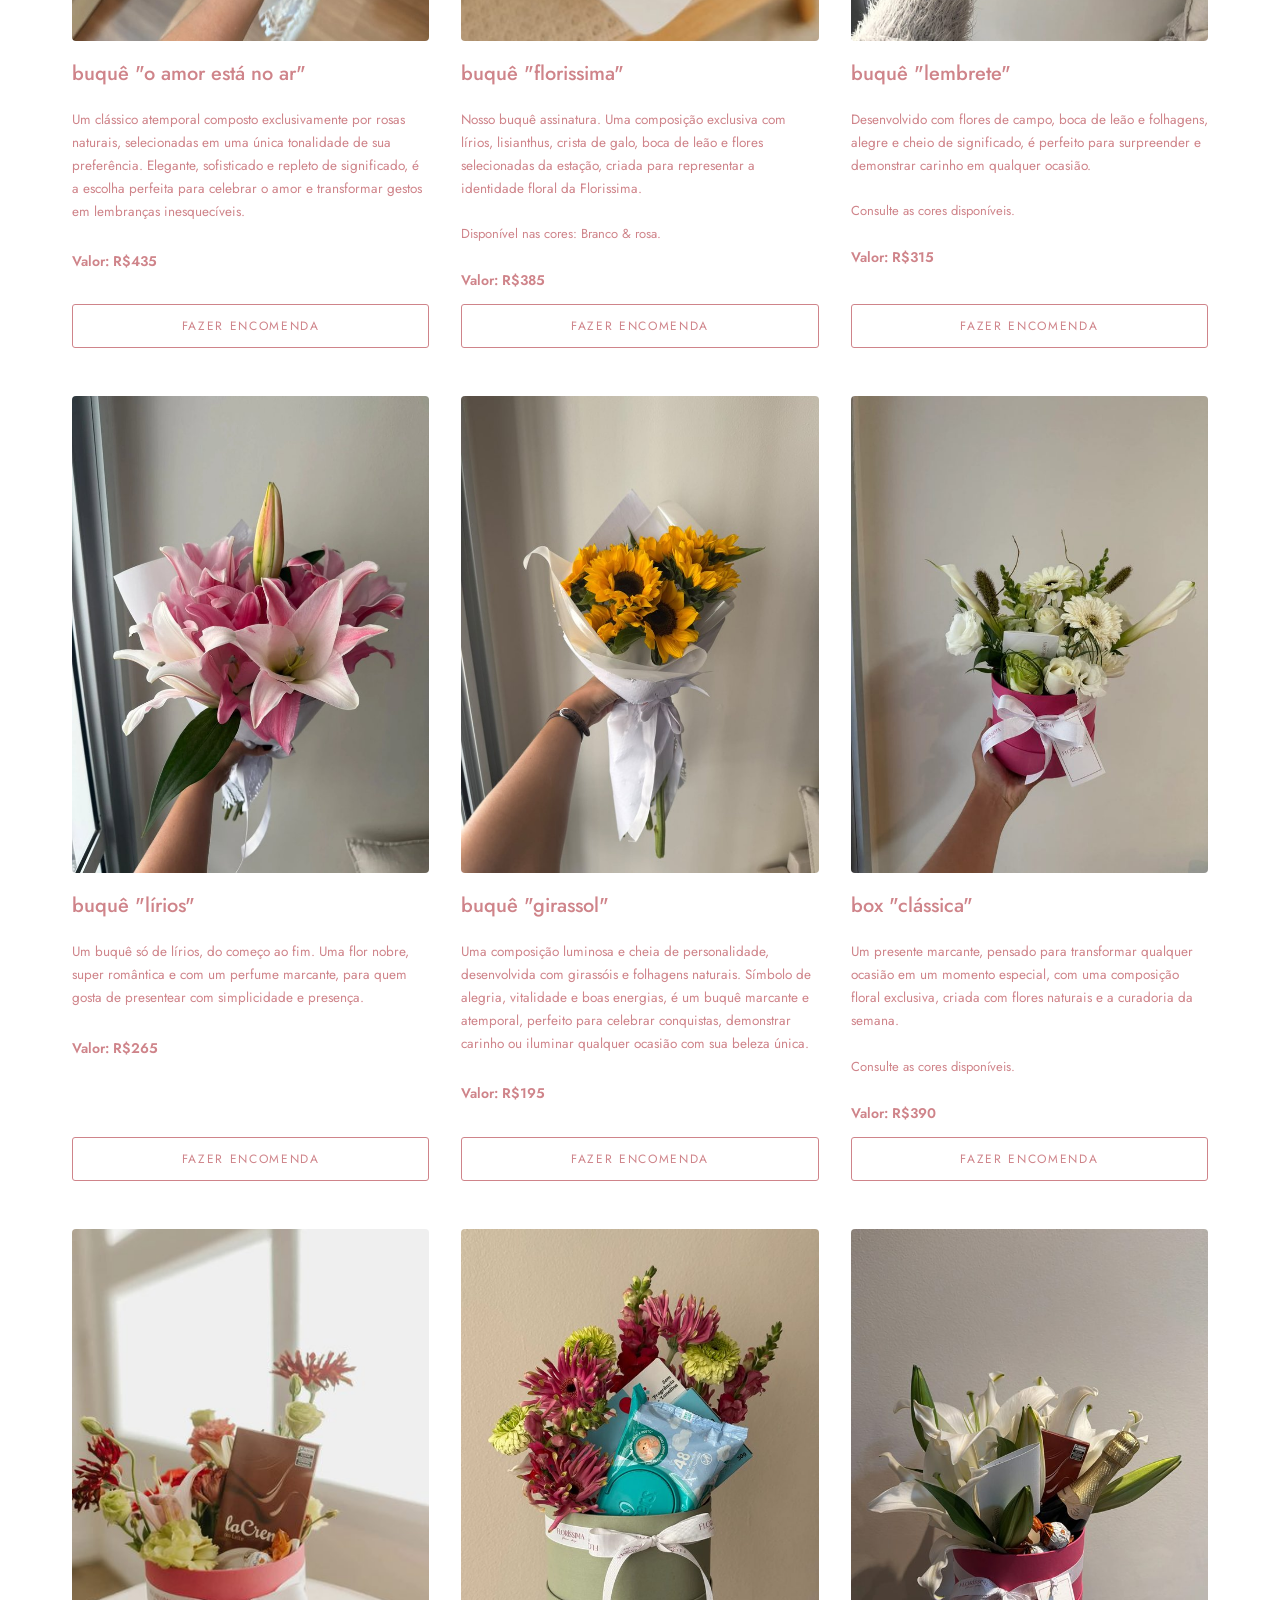
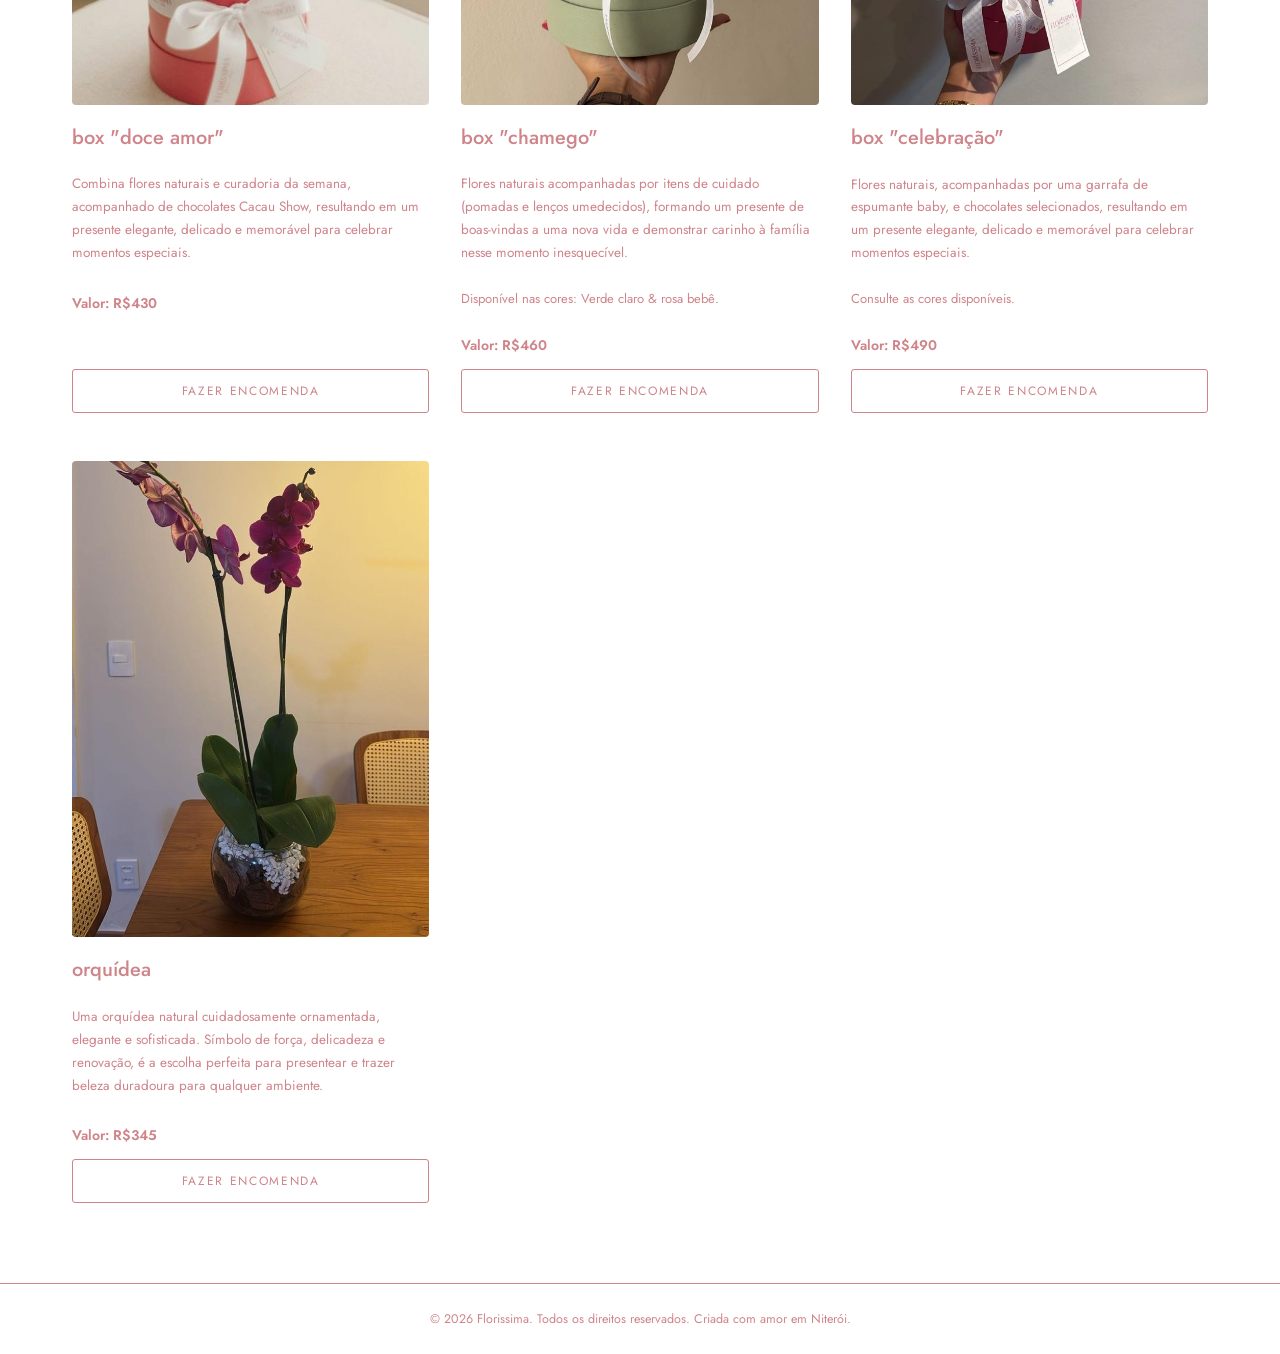
<file: presentes/index.html>
<!doctype html>
<html lang="pt-BR">
<head>
<meta charset="UTF-8">
<meta name="viewport" content="width=device-width, initial-scale=1">
<title>Presentes | Florissima Flower Shop</title>
<meta name="description" content="Buquês e boxes de flores naturais da Florissima, flower shop de Niterói. Composições artesanais para marcar momentos especiais.">
<link rel="icon" href="/favicon.ico" sizes="any">
<link rel="icon" href="/favicon-32x32.png" sizes="32x32" type="image/png">
<link rel="icon" href="/favicon-16x16.png" sizes="16x16" type="image/png">
<link rel="apple-touch-icon" href="/apple-touch-icon.png">
<link rel="preconnect" href="https://fonts.googleapis.com">
<link rel="preconnect" href="https://fonts.gstatic.com" crossorigin>
<link href="https://fonts.googleapis.com/css2?family=Playfair+Display:ital,wght@0,400;0,500;0,700;1,500&family=Jost:wght@300;400;500;600&display=swap" rel="stylesheet">
<link rel="stylesheet" href="/presentes/style.css">
<link rel="preload" as="image" fetchpriority="high" href="/presentes/img/header-presentes.jpg">
</head>
<body>

<header class="site">
  <div class="header-inner">
    <a href="/" class="logo">
      <img src="/presentes/img/logo.svg" alt="Floríssima flower shop">
    </a>
    <nav class="main">
      <a href="/sobre">SOBRE NÓS</a>
      <a href="/clube">CLUBE FLORÍSSIMA</a>
      <a href="/presentes" class="current">PRESENTES</a>
      <a href="/noivas">NOIVAS</a>
    </nav>
  </div>
</header>

<section class="presentes-hero">
  <img src="/presentes/img/header-presentes.jpg" alt="Box com chocolates e buquê de flores naturais da Florissima sobre cadeira de vime">
  <div class="presentes-hero-overlay"></div>
  <div class="presentes-hero-copy">
    <h1 class="presentes-hero-logo"><img src="/img/presentes-hero-titulo.png" alt="Uma forma de presentear, com amor, florissima"></h1>
    <a href="#produtos" class="scroll-hint" aria-label="Ir para os produtos">
      <svg width="14" height="14" viewBox="0 0 24 24" fill="none" stroke="currentColor" stroke-width="2" stroke-linecap="round" stroke-linejoin="round"><path d="M12 5v14M5 12l7 7 7-7"/></svg>
    </a>
  </div>
</section>

<section class="intro">
  <p class="eyebrow">UMA FLOWER SHOP DEDICADA A</p>
  <h2>momentos inesquecíveis</h2>
  <p>Uma marca independente criada em Niterói, criada por mãe e filha e dedicada a transformar flores em memórias.</p>
  <p>Acreditamos que os gestos mais marcantes são aqueles que permanecem conosco muito depois de acontecerem. Por isso, cada composição é criada artesanalmente, com sensibilidade, cuidado e atenção aos detalhes. Mais do que trabalhar com flores, buscamos celebrar encontros, conquistas, afeto e tudo aquilo que merece ser lembrado. Cada criação carrega a intenção de tornar ocasiões especiais ainda mais significativas.</p>
  <a href="#produtos" class="scroll-hint" aria-label="Ir para os produtos">
    <svg width="14" height="14" viewBox="0 0 24 24" fill="none" stroke="currentColor" stroke-width="2" stroke-linecap="round" stroke-linejoin="round"><path d="M12 5v14M5 12l7 7 7-7"/></svg>
  </a>
</section>

<section class="products" id="produtos">

  <article class="product">
    <div class="photo"><img src="/presentes/img/amor-no-ar.jpg" alt="Buquê de rosas vermelhas naturais"></div>
    <h3>buquê "o amor está no ar"</h3>
    <p class="desc">Um clássico atemporal composto exclusivamente por rosas naturais, selecionadas em uma única tonalidade de sua preferência. Elegante, sofisticado e repleto de significado, é a escolha perfeita para celebrar o amor e transformar gestos em lembranças inesquecíveis.</p>
    <p class="price">Valor: R$435</p>
    <a class="order-btn" target="_blank" rel="noopener" href="https://wa.me/5521975151898?text=Ol%C3%A1%2C%20tenho%20interesse%20no%20buqu%C3%AA%20%22o%20amor%20est%C3%A1%20no%20ar%22%20(R%24435).">FAZER ENCOMENDA</a>
  </article>

  <article class="product">
    <div class="photo"><img src="/presentes/img/buque-florissima.jpg" alt="Buquê florissima com lírios, lisianthus e crista de galo"></div>
    <h3>buquê "florissima"</h3>
    <p class="desc">Nosso buquê assinatura. Uma composição exclusiva com lírios, lisianthus, crista de galo, boca de leão e flores selecionadas da estação, criada para representar a identidade floral da Florissima.</p>
    <p class="avail">Disponível nas cores: Branco &amp; rosa.</p>
    <p class="price">Valor: R$385</p>
    <a class="order-btn" target="_blank" rel="noopener" href="https://wa.me/5521975151898?text=Ol%C3%A1%2C%20tenho%20interesse%20no%20buqu%C3%AA%20%22florissima%22%20(R%24385).">FAZER ENCOMENDA</a>
  </article>

  <article class="product">
    <div class="photo"><img src="/presentes/img/buque-lembrete.jpg" alt="Buquê lembrete com flores de campo em tons de vinho e rosa"></div>
    <h3>buquê "lembrete"</h3>
    <p class="desc">Desenvolvido com flores de campo, boca de leão e folhagens, alegre e cheio de significado, é perfeito para surpreender e demonstrar carinho em qualquer ocasião.</p>
    <p class="avail">Consulte as cores disponíveis.</p>
    <p class="price">Valor: R$315</p>
    <a class="order-btn" target="_blank" rel="noopener" href="https://wa.me/5521975151898?text=Ol%C3%A1%2C%20tenho%20interesse%20no%20buqu%C3%AA%20%22lembrete%22%20(R%24315).">FAZER ENCOMENDA</a>
  </article>

  <article class="product">
    <div class="photo"><img src="/presentes/img/buque-lirios.jpg" alt="Buquê de lírios rosa e branco da Floríssima"></div>
    <h3>buquê "lírios"</h3>
    <p class="desc">Um buquê só de lírios, do começo ao fim. Uma flor nobre, super romântica e com um perfume marcante, para quem gosta de presentear com simplicidade e presença.</p>
    <p class="price">Valor: R$265</p>
    <a class="order-btn" target="_blank" rel="noopener" href="https://wa.me/5521975151898?text=Ol%C3%A1%2C%20tenho%20interesse%20no%20buqu%C3%AA%20%22l%C3%ADrios%22%20(R%24265).">FAZER ENCOMENDA</a>
  </article>

  <article class="product">
    <div class="photo"><img src="/presentes/img/buque-girassol.jpg" alt="Buquê girassol com girassóis e folhagens naturais"></div>
    <h3>buquê "girassol"</h3>
    <p class="desc">Uma composição luminosa e cheia de personalidade, desenvolvida com girassóis e folhagens naturais. Símbolo de alegria, vitalidade e boas energias, é um buquê marcante e atemporal, perfeito para celebrar conquistas, demonstrar carinho ou iluminar qualquer ocasião com sua beleza única.</p>
    <p class="price">Valor: R$195</p>
    <a class="order-btn" target="_blank" rel="noopener" href="https://wa.me/5521975151898?text=Ol%C3%A1%2C%20tenho%20interesse%20no%20buqu%C3%AA%20%22girassol%22%20(R%24195).">FAZER ENCOMENDA</a>
  </article>

  <article class="product">
    <div class="photo"><img src="/presentes/img/box-classica.jpg" alt="Box clássica com flores brancas naturais"></div>
    <h3>box "clássica"</h3>
    <p class="desc">Um presente marcante, pensado para transformar qualquer ocasião em um momento especial, com uma composição floral exclusiva, criada com flores naturais e a curadoria da semana.</p>
    <p class="avail">Consulte as cores disponíveis.</p>
    <p class="price">Valor: R$390</p>
    <a class="order-btn" target="_blank" rel="noopener" href="https://wa.me/5521975151898?text=Ol%C3%A1%2C%20tenho%20interesse%20na%20box%20%22cl%C3%A1ssica%22%20(R%24390).">FAZER ENCOMENDA</a>
  </article>

  <article class="product">
    <div class="photo"><img src="/presentes/img/box-doce-amor.jpg" alt="Box doce amor com flores e chocolates Cacau Show"></div>
    <h3>box "doce amor"</h3>
    <p class="desc">Combina flores naturais e curadoria da semana, acompanhado de chocolates Cacau Show, resultando em um presente elegante, delicado e memorável para celebrar momentos especiais.</p>
    <p class="price">Valor: R$430</p>
    <a class="order-btn" target="_blank" rel="noopener" href="https://wa.me/5521975151898?text=Ol%C3%A1%2C%20tenho%20interesse%20na%20box%20%22doce%20amor%22%20(R%24430).">FAZER ENCOMENDA</a>
  </article>

  <article class="product">
    <div class="photo"><img src="/presentes/img/box-chamego.jpg" alt="Box chamego com flores e itens de cuidado para bebê"></div>
    <h3>box "chamego"</h3>
    <p class="desc">Flores naturais acompanhadas por itens de cuidado (pomadas e lenços umedecidos), formando um presente de boas-vindas a uma nova vida e demonstrar carinho à família nesse momento inesquecível.</p>
    <p class="avail">Disponível nas cores: Verde claro &amp; rosa bebê.</p>
    <p class="price">Valor: R$460</p>
    <a class="order-btn" target="_blank" rel="noopener" href="https://wa.me/5521975151898?text=Ol%C3%A1%2C%20tenho%20interesse%20na%20box%20%22chamego%22%20(R%24460).">FAZER ENCOMENDA</a>
  </article>

  <article class="product">
    <div class="photo"><img src="/presentes/img/box-celebracao.jpg" alt="Box celebração com lírios brancos, espumante e chocolates"></div>
    <h3>box "celebração"</h3>
    <p class="desc">Flores naturais, acompanhadas por uma garrafa de espumante baby, e chocolates selecionados, resultando em um presente elegante, delicado e memorável para celebrar momentos especiais.</p>
    <p class="avail">Consulte as cores disponíveis.</p>
    <p class="price">Valor: R$490</p>
    <a class="order-btn" target="_blank" rel="noopener" href="https://wa.me/5521975151898?text=Ol%C3%A1%2C%20tenho%20interesse%20na%20box%20%22celebra%C3%A7%C3%A3o%22%20(R%24490).">FAZER ENCOMENDA</a>
  </article>

  <article class="product">
    <div class="photo"><img src="/presentes/img/orquidea.jpg" alt="Orquídea natural em vaso de vidro com pedras brancas"></div>
    <h3>orquídea</h3>
    <p class="desc">Uma orquídea natural cuidadosamente ornamentada, elegante e sofisticada. Símbolo de força, delicadeza e renovação, é a escolha perfeita para presentear e trazer beleza duradoura para qualquer ambiente.</p>
    <p class="price">Valor: R$345</p>
    <a class="order-btn" target="_blank" rel="noopener" href="https://wa.me/5521975151898?text=Ol%C3%A1%2C%20tenho%20interesse%20na%20orqu%C3%ADdea%20(R%24345).">FAZER ENCOMENDA</a>
  </article>

</section>

<footer class="site">
  © 2026 Florissima. Todos os direitos reservados. Criada com amor em Niterói.
</footer>

</body>
</html>
</file>
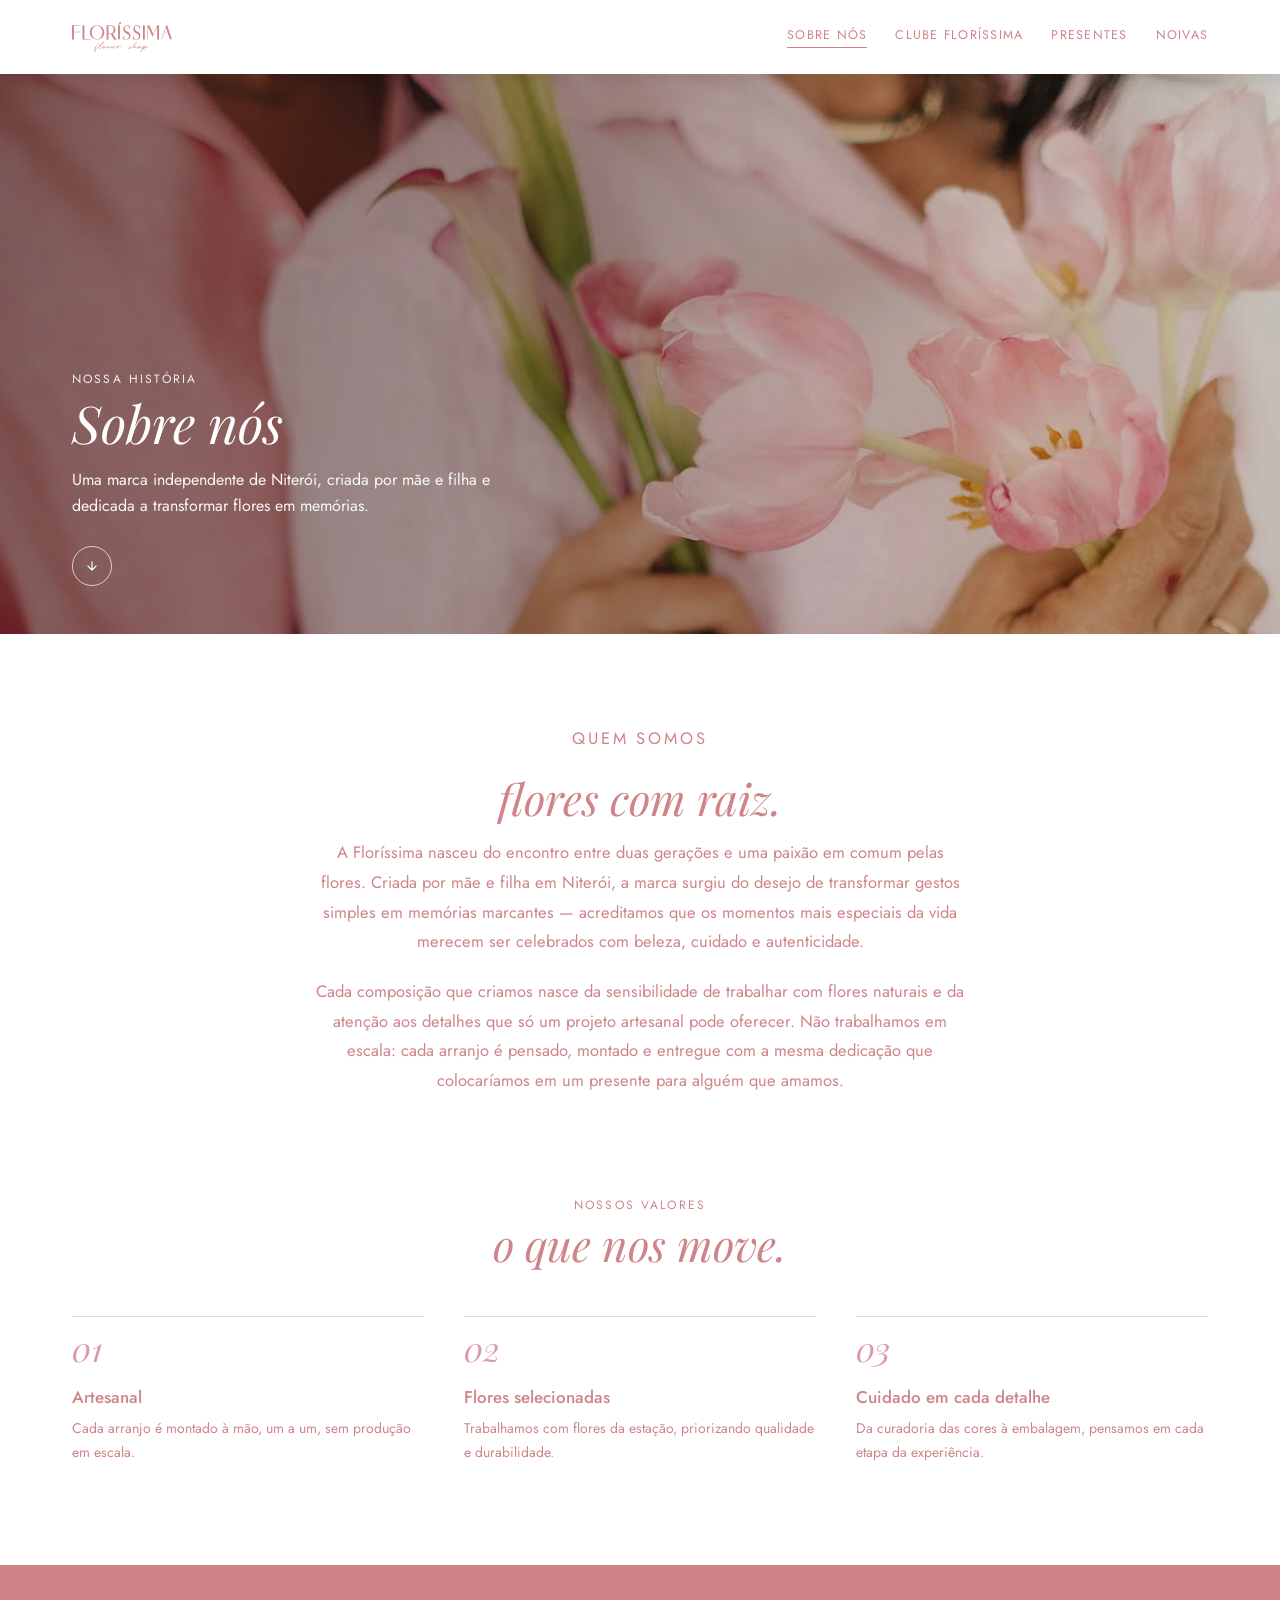
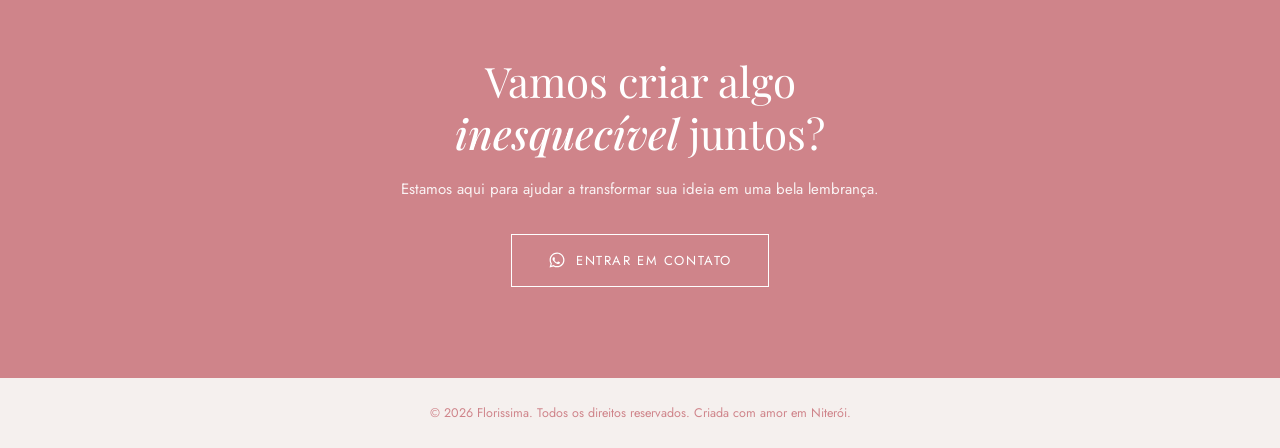
<file: sobre/index.html>
<!doctype html>
<html lang="pt-BR">
<head>
<meta charset="UTF-8">
<meta name="viewport" content="width=device-width, initial-scale=1">
<title>Sobre Nós | Florissima Flower Shop</title>
<meta name="description" content="Conheça a Floríssima: marca independente de Niterói, criada por mãe e filha, dedicada a transformar flores em memórias através de composições artesanais.">
<link rel="canonical" href="https://florissimaflores.com.br/sobre">
<meta property="og:type" content="website">
<meta property="og:site_name" content="Floríssima Flower Shop">
<meta property="og:locale" content="pt_BR">
<meta property="og:title" content="Sobre Nós | Florissima Flower Shop">
<meta property="og:description" content="Conheça a Floríssima: marca independente de Niterói, criada por mãe e filha, dedicada a transformar flores em memórias através de composições artesanais.">
<meta property="og:url" content="https://florissimaflores.com.br/sobre">
<meta property="og:image" content="https://florissimaflores.com.br/sobre/img/header-sobre.jpg">
<meta name="twitter:card" content="summary_large_image">
<link rel="icon" href="/favicon.ico" sizes="any">
<link rel="icon" href="/favicon-32x32.png" sizes="32x32" type="image/png">
<link rel="icon" href="/favicon-16x16.png" sizes="16x16" type="image/png">
<link rel="apple-touch-icon" href="/apple-touch-icon.png">
<link rel="preconnect" href="https://fonts.googleapis.com">
<link rel="preconnect" href="https://fonts.gstatic.com" crossorigin>
<link href="https://fonts.googleapis.com/css2?family=Playfair+Display:ital,wght@0,400;0,500;0,700;1,400;1,500&family=Jost:wght@300;400;500;600&display=swap" rel="stylesheet">
<link rel="stylesheet" href="/sobre/style.css">
</head>
<body>

<header class="site">
  <div class="header-inner">
    <a href="/" class="logo">
      <img src="/presentes/img/logo.svg" alt="Floríssima flower shop">
    </a>
    <nav class="main">
      <a href="/sobre" class="current">SOBRE NÓS</a>
      <a href="/clube">CLUBE FLORÍSSIMA</a>
      <a href="/presentes">PRESENTES</a>
      <a href="/noivas">NOIVAS</a>
    </nav>
  </div>
</header>

<section class="sobre-hero">
  <img src="/sobre/img/header-sobre.jpg" alt="Mãe e filha lado a lado segurando tulipas e copos-de-leite rosa">
  <div class="sobre-hero-overlay"></div>
  <div class="sobre-hero-copy">
    <p class="eyebrow light">NOSSA HISTÓRIA</p>
    <h1 class="script-heading">Sobre nós</h1>
    <p class="lead">Uma marca independente de Niterói, criada por mãe e filha e dedicada a transformar flores em memórias.</p>
    <a href="#historia" class="scroll-hint" aria-label="Ir para nossa história">
      <svg width="14" height="14" viewBox="0 0 24 24" fill="none" stroke="currentColor" stroke-width="2" stroke-linecap="round" stroke-linejoin="round"><path d="M12 5v14M5 12l7 7 7-7"/></svg>
    </a>
  </div>
</section>

<section class="sobre-historia" id="historia">
  <p class="eyebrow">QUEM SOMOS</p>
  <h2 class="script-heading">flores com raiz.</h2>
  <p>A Floríssima nasceu do encontro entre duas gerações e uma paixão em comum pelas flores. Criada por mãe e filha em Niterói, a marca surgiu do desejo de transformar gestos simples em memórias marcantes — acreditamos que os momentos mais especiais da vida merecem ser celebrados com beleza, cuidado e autenticidade.</p>
  <p>Cada composição que criamos nasce da sensibilidade de trabalhar com flores naturais e da atenção aos detalhes que só um projeto artesanal pode oferecer. Não trabalhamos em escala: cada arranjo é pensado, montado e entregue com a mesma dedicação que colocaríamos em um presente para alguém que amamos.</p>
</section>

<section class="sobre-valores">
  <p class="eyebrow">NOSSOS VALORES</p>
  <h2 class="script-heading">o que nos move.</h2>
  <div class="valores-grid">
    <div class="valor">
      <span class="valor-num">01</span>
      <h3>Artesanal</h3>
      <p>Cada arranjo é montado à mão, um a um, sem produção em escala.</p>
    </div>
    <div class="valor">
      <span class="valor-num">02</span>
      <h3>Flores selecionadas</h3>
      <p>Trabalhamos com flores da estação, priorizando qualidade e durabilidade.</p>
    </div>
    <div class="valor">
      <span class="valor-num">03</span>
      <h3>Cuidado em cada detalhe</h3>
      <p>Da curadoria das cores à embalagem, pensamos em cada etapa da experiência.</p>
    </div>
  </div>
</section>

<section class="cta">
  <h2>Vamos criar algo<br><em>inesquecível</em> juntos?</h2>
  <p>Estamos aqui para ajudar a transformar sua ideia em uma bela lembrança.</p>
  <a class="cta-btn" target="_blank" rel="noopener" href="https://wa.me/5521975151898?text=Ol%C3%A1%2C%20quero%20criar%20algo%20inesquec%C3%ADvel%20com%20a%20Flor%C3%ADssima.">
    <svg width="18" height="18" viewBox="0 0 24 24" fill="currentColor"><path d="M12.04 2C6.58 2 2.13 6.45 2.13 11.91c0 1.75.46 3.45 1.32 4.95L2.05 22l5.25-1.38c1.45.79 3.08 1.21 4.74 1.21h.01c5.46 0 9.91-4.45 9.91-9.91 0-2.65-1.03-5.14-2.9-7.01A9.82 9.82 0 0 0 12.04 2m0 1.67c2.2 0 4.26.86 5.82 2.42a8.2 8.2 0 0 1 2.41 5.82c0 4.54-3.7 8.24-8.24 8.24-1.48 0-2.93-.4-4.2-1.15l-.3-.18-3.12.82.83-3.04-.2-.31a8.18 8.18 0 0 1-1.26-4.38c0-4.54 3.7-8.24 8.26-8.24m-4.5 4.6c-.16 0-.42.06-.64.3-.22.25-.85.83-.85 2.02s.87 2.35 1 2.5c.12.17 1.7 2.6 4.13 3.64.58.25 1.03.4 1.38.51.58.19 1.11.16 1.53.1.47-.07 1.44-.59 1.64-1.16.2-.57.2-1.06.14-1.16-.06-.1-.22-.16-.47-.28-.25-.13-1.44-.71-1.66-.79-.22-.08-.39-.13-.55.13-.16.25-.63.79-.77.95-.14.17-.28.19-.53.06-.25-.13-1.05-.39-1.99-1.24-.74-.65-1.23-1.46-1.38-1.71-.14-.25-.02-.38.11-.51.11-.11.25-.29.37-.43.12-.15.16-.25.25-.42.08-.16.04-.31-.02-.43-.06-.13-.55-1.36-.76-1.86-.2-.48-.4-.42-.55-.42Z"/></svg>
    ENTRAR EM CONTATO
  </a>
</section>

<footer class="site">
  © 2026 Florissima. Todos os direitos reservados. Criada com amor em Niterói.
</footer>

</body>
</html>
</file>
<file: style.css>
/* Florissima — home */

:root {
  --rose: #cf848a;
  --rose-dark: #cf848a;
  --rose-soft: #d99aa9;
  --cream: #ffffff;
  --cream-deep: #f5f0ee;
  --ink: #cf848a;
  --line: #e7d9d3;
  --maxw: 1200px;
  --hero-bg: #ffffff;
}

* { box-sizing: border-box; }

html { scroll-behavior: smooth; }

body {
  margin: 0;
  font-family: "Jost", "Poppins", sans-serif;
  color: var(--ink);
  background: var(--cream);
  -webkit-font-smoothing: antialiased;
}

img { max-width: 100%; display: block; }

a { text-decoration: none; color: inherit; }

hr {
  border: none;
  border-top: 1px solid currentColor;
  opacity: 0.35;
  margin: 20px 0;
}

.wrap {
  max-width: var(--maxw);
  margin: 0 auto;
  padding: 0 32px;
}

/* Header */

header.site {
  position: relative;
  z-index: 10;
  width: 100%;
  background: var(--cream);
  box-shadow: 0 6px 16px rgba(0, 0, 0, 0.08);
}

.header-inner {
  display: flex;
  align-items: center;
  justify-content: space-between;
  padding: 22px 32px;
  max-width: var(--maxw);
  margin: 0 auto;
}

.logo {
  display: block;
  line-height: 0;
}
.logo img {
  width: 100px;
  height: auto;
  display: block;
  transition: transform 0.25s ease;
}

.logo:hover img {
  transform: scale(1.06);
}

nav.main {
  display: flex;
  align-items: center;
  gap: 28px;
  font-size: 12.5px;
  letter-spacing: 0.1em;
  color: var(--rose);
}

nav.main a:not(.disabled) {
  position: relative;
  padding-bottom: 4px;
}

nav.main a:not(.disabled)::after {
  content: "";
  position: absolute;
  left: 0;
  bottom: 0;
  width: 100%;
  height: 1px;
  background: currentColor;
  transform: scaleX(0);
  transform-origin: right;
  transition: transform 0.3s ease;
}

nav.main a:not(.disabled):hover::after {
  transform: scaleX(1);
  transform-origin: left;
}

nav.main a.disabled {
  color: var(--rose);
  opacity: 0.45;
  cursor: default;
  position: relative;
}


/* Hero */

.hero {
  width: 100%;
  background: var(--hero-bg);
}

.hero picture {
  display: block;
}

.hero img {
  width: 100%;
  height: auto;
  display: block;
}

/* Shared type helpers */

.script-heading {
  font-family: "Playfair Display", serif;
  font-style: italic;
  font-weight: 400;
  color: var(--rose-dark);
  margin: 0;
}

.script-tag {
  font-family: "Alex Brush", cursive;
  color: var(--rose-soft);
  font-weight: 400;
}

.eyebrow {
  font-size: 12px;
  line-height: 1.1;
  letter-spacing: 0.18em;
  color: var(--rose);
  margin: 0 0 6px;
}

.eyebrow.light { color: #fff; opacity: 0.85; }

.text-link {
  display: inline-block;
  font-size: 12.5px;
  font-weight: 600;
  letter-spacing: 0.1em;
  color: var(--rose);
  border-bottom: 1px solid currentColor;
  padding-bottom: 4px;
  transition: opacity 0.2s ease;
}

.text-link:hover { opacity: 0.65; }

.text-link.light { color: #fff; }

/* Intro */

.intro {
  text-align: center;
  max-width: 780px;
  margin: 90px auto 0;
  padding: 0 32px;
}

.intro .script-heading {
  font-size: 44px;
  margin-bottom: 22px;
}

.intro .lead {
  font-size: 16.5px;
  font-weight: 500;
  line-height: 1.7;
  color: var(--ink);
  margin: 0 0 22px;
}

.intro p {
  font-size: 16.5px;
  line-height: 1.8;
  color: var(--ink);
  margin: 0 0 16px;
}

.intro .text-link {
  margin-top: 10px;
}

.scroll-hint {
  width: 40px;
  height: 40px;
  border-radius: 50%;
  border: 1.4px solid var(--rose-soft);
  display: flex;
  align-items: center;
  justify-content: center;
  margin: 30px auto 0;
  color: var(--rose);
  font-size: 16px;
  cursor: pointer;
  transition: background 0.25s ease, color 0.25s ease, border-color 0.25s ease;
  animation: scroll-hint-bounce 2s ease-in-out infinite;
}

.scroll-hint:hover {
  background: var(--rose);
  border-color: var(--rose);
  color: #fff;
  animation-play-state: paused;
}

@keyframes scroll-hint-bounce {
  0%, 100% { transform: translateY(0); }
  50% { transform: translateY(8px); }
}

/* Clube Floríssima */

.clube {
  display: grid;
  grid-template-columns: 1fr 1fr;
  margin-top: 100px;
}

.clube-photo {
  position: relative;
  height: 540px;
}

.clube-photo img {
  width: 100%;
  height: 100%;
  object-fit: cover;
}

.clube-photo .ai-note {
  position: absolute;
  left: 20px;
  bottom: 16px;
  color: #fff;
  font-size: 12px;
  opacity: 0.85;
  text-shadow: 0 1px 3px rgba(0, 0, 0, 0.4);
}

.clube-copy {
  background: var(--rose);
  color: #fff;
  padding: 30px 56px;
  display: flex;
  flex-direction: column;
  justify-content: center;
}

.clube-copy .script-heading {
  color: #fff;
  font-size: 26px;
}

.clube-copy .script-tag {
  color: rgba(255, 255, 255, 0.75);
  font-size: 14px;
  display: block;
  margin: 2px 0 10px;
}

.clube-copy .tag-img {
  height: 80px;
  width: auto;
  align-self: flex-start;
  margin: 0 0 12px;
}

.clube-copy p {
  font-size: 15px;
  line-height: 1.6;
  margin: 0 0 12px;
  max-width: 420px;
  color: rgba(255, 255, 255, 0.92);
}

.clube-copy .eyebrow.light {
  margin-top: 12px;
}

.clube-copy .text-link.light {
  max-width: 420px;
  margin-top: 16px;
}

/* Showcase */

.showcase {
  max-width: var(--maxw);
  margin: 100px auto 0;
  padding: 0 32px;
}

.showcase-heading-img {
  height: 130px;
  width: auto;
  margin: 0 0 40px;
}

.showcase-grid {
  display: grid;
  grid-template-columns: repeat(4, 1fr);
  gap: 24px;
}

.showcase-item img {
  width: 100%;
  aspect-ratio: 3 / 4;
  object-fit: cover;
  border-radius: 4px;
  transition: transform 0.3s ease;
}

.showcase-item:hover img {
  transform: scale(1.03);
}

.showcase-item span {
  display: block;
  margin-top: 14px;
  font-size: 14px;
  color: var(--ink);
  text-align: center;
}

.showcase-footer {
  display: flex;
  flex-wrap: wrap;
  align-items: flex-start;
  justify-content: space-between;
  gap: 24px;
  margin-top: 56px;
  padding-top: 24px;
  border-top: 1px solid var(--line);
}

.showcase-footer p {
  flex: 1 1 420px;
  max-width: 560px;
  font-size: 15px;
  line-height: 1.75;
  color: var(--ink);
  margin: 0;
}

/* Noivas */

.noivas {
  position: relative;
  margin-top: 100px;
  padding: 90px 32px;
  background: #b9b9b9 url("/img/noivas-bg.jpg") center / cover no-repeat;
}

.noivas::before {
  content: "";
  position: absolute;
  inset: 0;
  background: rgba(120, 116, 114, 0.45);
}

.noivas-card {
  position: relative;
  max-width: 980px;
  height: 540px;
  margin: 0 auto;
  background: #fff;
  box-shadow: 0 24px 60px rgba(0, 0, 0, 0.25);
  display: grid;
  grid-template-columns: 1fr 1fr;
  border-radius: 2px;
  overflow: hidden;
}

.noivas-photo {
  padding: 24px;
  min-height: 0;
  overflow: hidden;
}

.noivas-photo img {
  width: 100%;
  height: 100%;
  object-fit: cover;
}

.noivas-copy {
  position: relative;
  padding: 56px 48px;
  display: flex;
  flex-direction: column;
  justify-content: flex-start;
}

.noivas-title-img {
  height: 170px;
  width: auto;
  max-width: none;
  align-self: flex-start;
  margin: 0 0 4px;
}

.noivas-copy p {
  font-size: 15px;
  line-height: 1.75;
  color: var(--ink);
  margin: 0;
}

.noivas-copy .text-link {
  margin-top: 16px;
}

/* CTA */

.cta {
  background: var(--rose);
  color: #fff;
  text-align: center;
  padding: 90px 32px;
  margin-top: 0;
}

.cta h2 {
  font-family: "Playfair Display", serif;
  font-weight: 400;
  font-size: 42px;
  line-height: 1.25;
  margin: 0 0 18px;
}

.cta h2 em {
  font-style: italic;
  font-weight: 500;
}

.cta p {
  font-size: 15px;
  margin: 0 auto 34px;
  max-width: 480px;
  opacity: 0.9;
}

.cta-btn {
  display: inline-flex;
  align-items: center;
  gap: 10px;
  border: 1.4px solid #fff;
  padding: 16px 36px;
  font-size: 13px;
  letter-spacing: 0.12em;
  color: #fff;
  transition: background 0.25s ease, color 0.25s ease;
}

.cta-btn:hover {
  background: #fff;
  color: var(--rose);
}

/* FAQ */

.faq {
  max-width: 820px;
  margin: 60px auto 0;
  padding: 0 32px 100px;
}

.faq > .script-heading {
  text-align: center;
  font-size: 36px;
  margin-bottom: 36px;
}

.faq-item {
  border: 1px solid var(--line);
  border-radius: 4px;
  margin-bottom: 14px;
  overflow: hidden;
}

.faq-item summary {
  list-style: none;
  cursor: pointer;
  display: flex;
  align-items: center;
  justify-content: space-between;
  padding: 20px 24px;
  font-size: 15px;
  color: var(--ink);
  transition: background 0.2s ease, color 0.2s ease;
}

.faq-item summary::-webkit-details-marker { display: none; }

.faq-item summary .chev { transition: transform 0.25s ease; flex-shrink: 0; margin-left: 16px; }

.faq-item[open] summary .chev { transform: rotate(180deg); }

.faq-item[open] summary {
  background: var(--rose);
  color: #fff;
}

.faq-item p {
  margin: 0;
  padding: 4px 24px 22px;
  font-size: 14px;
  line-height: 1.7;
  color: var(--ink);
}

/* Footer */

footer.site {
  background: var(--cream-deep);
  text-align: center;
  padding: 26px 20px;
  font-size: 12.5px;
  color: var(--ink);
  border-top: 1px solid var(--rose);
}

/* Responsive */

@media (max-width: 900px) {
  .clube { grid-template-columns: 1fr; }
  .clube-photo { height: 300px; }
  .clube-copy { padding: 48px 32px; }
  .showcase-grid { grid-template-columns: repeat(2, 1fr); }
  .noivas-card { grid-template-columns: 1fr; height: auto; }
  .noivas-photo { min-height: 320px; }
  .noivas-title-img { height: auto; width: 60%; max-width: 260px; align-self: flex-start; margin-right: 0; }
}

@media (max-width: 560px) {
  .header-inner { flex-direction: column; align-items: center; padding: 16px 20px; gap: 12px; }
  nav.main { justify-content: center; flex-wrap: wrap; gap: 10px 16px; font-size: 10.5px; }
  .intro { margin-top: 60px; }
  .intro .script-heading { font-size: 32px; }
  .clube-copy { padding: 40px 24px; }
  .showcase { margin-top: 70px; }
  .showcase-heading-img { height: 90px; }
  .noivas { padding: 60px 16px; }
  .noivas-copy { padding: 40px 28px; }
  .cta { padding: 60px 24px; }
  .cta h2 { font-size: 30px; }
  .faq { margin-top: 70px; }
}
</file>
<file: clube/style.css>
/* Florissima — /clube */

:root {
  --rose: #cf848a;
  --rose-dark: #cf848a;
  --rose-soft: #d99aa9;
  --cream: #ffffff;
  --cream-deep: #f5f0ee;
  --ink: #cf848a;
  --line: #e7d9d3;
  --maxw: 1200px;
}

* { box-sizing: border-box; }

html { scroll-behavior: smooth; }

body {
  margin: 0;
  font-family: "Jost", "Poppins", sans-serif;
  color: var(--ink);
  background: var(--cream);
  -webkit-font-smoothing: antialiased;
}

img { max-width: 100%; display: block; }

a { text-decoration: none; color: inherit; }

.eyebrow {
  font-size: 12px;
  letter-spacing: 0.18em;
  color: var(--rose);
  margin: 0 0 6px;
}

.eyebrow.light { color: #fff; opacity: 0.9; }

.script-heading {
  font-family: "Playfair Display", serif;
  font-style: italic;
  font-weight: 400;
  font-size: 44px;
  color: var(--rose-dark);
  margin: 0 0 16px;
  line-height: 1.1;
}

/* Header (shared) */

header.site {
  position: relative;
  z-index: 10;
  width: 100%;
  background: var(--cream);
  box-shadow: 0 6px 16px rgba(0, 0, 0, 0.08);
}

.header-inner {
  display: flex;
  align-items: center;
  justify-content: space-between;
  padding: 22px 32px;
  max-width: var(--maxw);
  margin: 0 auto;
}

.logo { display: block; line-height: 0; }
.logo img { width: 100px; height: auto; display: block; transition: transform 0.25s ease; }
.logo:hover img { transform: scale(1.06); }

nav.main {
  display: flex;
  align-items: center;
  gap: 28px;
  font-size: 12.5px;
  letter-spacing: 0.1em;
  color: var(--rose);
}

nav.main a:not(.disabled) {
  position: relative;
  padding-bottom: 4px;
}

nav.main a:not(.disabled)::after {
  content: "";
  position: absolute;
  left: 0;
  bottom: 0;
  width: 100%;
  height: 1px;
  background: currentColor;
  transform: scaleX(0);
  transform-origin: right;
  transition: transform 0.3s ease;
}

nav.main a:not(.disabled):hover::after,
nav.main a.current::after {
  transform: scaleX(1);
  transform-origin: left;
}

nav.main a.disabled {
  color: var(--rose);
  opacity: 0.45;
  cursor: default;
}

/* Hero */

.clube-hero {
  position: relative;
  height: 560px;
  overflow: hidden;
}

.clube-hero img {
  width: 100%;
  height: 100%;
  object-fit: cover;
}

.clube-hero-overlay {
  position: absolute;
  inset: 0;
  background: linear-gradient(100deg, rgba(60, 30, 34, 0.55) 0%, rgba(60, 30, 34, 0.32) 45%, rgba(60, 30, 34, 0.05) 75%);
}

.clube-hero .ai-note {
  position: absolute;
  right: 20px;
  bottom: 16px;
  color: #fff;
  font-size: 12px;
  opacity: 0.85;
  text-shadow: 0 1px 3px rgba(0, 0, 0, 0.4);
}

.clube-hero-copy {
  position: absolute;
  left: 0;
  bottom: 0;
  padding: 0 32px 56px;
  max-width: var(--maxw);
  width: 100%;
  margin: 0 auto;
  right: 0;
}

.clube-hero-logo {
  margin: 0 0 20px;
}

.clube-hero-logo img {
  height: 100px;
  width: auto;
}

.clube-hero-copy .lead {
  color: #fff;
  font-size: 16px;
  max-width: 420px;
  line-height: 1.6;
  margin: 0 0 28px;
  opacity: 0.95;
}

.clube-hero-copy .scroll-hint {
  width: 40px;
  height: 40px;
  border-radius: 50%;
  border: 1.4px solid rgba(255, 255, 255, 0.7);
  display: flex;
  align-items: center;
  justify-content: center;
  color: #fff;
  animation: scroll-hint-bounce 2s ease-in-out infinite;
  transition: background 0.25s ease, border-color 0.25s ease;
}

.clube-hero-copy .scroll-hint:hover {
  background: rgba(255, 255, 255, 0.15);
  border-color: #fff;
}

@keyframes scroll-hint-bounce {
  0%, 100% { transform: translateY(0); }
  50% { transform: translateY(8px); }
}

/* Intro */

.clube-intro {
  text-align: center;
  max-width: 720px;
  margin: 90px auto 0;
  padding: 0 32px;
}

.clube-intro p {
  font-size: 16.5px;
  line-height: 1.8;
  color: var(--ink);
  margin: 0;
}

/* Paths */

.clube-paths {
  max-width: var(--maxw);
  margin: 90px auto 0;
  padding: 0 32px;
  display: grid;
  grid-template-columns: 1fr 1fr;
  gap: 32px;
}

.path-card {
  background: var(--cream-deep);
  border-radius: 6px;
  padding: 44px 40px;
}

.path-icon {
  display: inline-flex;
  align-items: center;
  justify-content: center;
  width: 56px;
  height: 56px;
  border-radius: 50%;
  border: 1.4px solid var(--rose-soft);
  color: var(--rose);
  margin-bottom: 20px;
}

.path-card h3 {
  font-family: "Playfair Display", serif;
  font-weight: 500;
  font-size: 22px;
  color: var(--rose-dark);
  margin: 0 0 12px;
}

.path-card p {
  font-size: 14.5px;
  line-height: 1.75;
  margin: 0;
}

/* Steps */

.clube-steps {
  text-align: center;
  max-width: var(--maxw);
  margin: 100px auto 0;
  padding: 0 32px;
}

.steps-grid {
  margin-top: 48px;
  display: grid;
  grid-template-columns: repeat(3, 1fr);
  gap: 40px;
  text-align: left;
}

.step {
  position: relative;
  padding-top: 8px;
  border-top: 1px solid var(--line);
}

.step-num {
  display: block;
  font-family: "Playfair Display", serif;
  font-style: italic;
  font-size: 34px;
  color: var(--rose-soft);
  margin-bottom: 14px;
}

.step h3 {
  font-family: "Jost", sans-serif;
  font-weight: 500;
  font-size: 17px;
  color: var(--ink);
  margin: 0 0 8px;
}

.step p {
  font-size: 14px;
  line-height: 1.7;
  margin: 0;
}

/* Feature banner */

.clube-feature {
  margin-top: 100px;
  background: var(--rose);
  padding: 80px 32px;
}

.feature-inner {
  max-width: 620px;
  margin: 0 auto;
  text-align: center;
}

.clube-feature .script-heading { color: #fff; }

.clube-feature p {
  font-size: 15.5px;
  line-height: 1.8;
  color: rgba(255, 255, 255, 0.92);
  margin: 0;
}

/* Form */

.clube-form {
  max-width: 720px;
  margin: 100px auto 0;
  padding: 0 32px 110px;
  text-align: center;
}

.form-lead {
  font-size: 15px;
  line-height: 1.7;
  color: var(--ink);
  max-width: 480px;
  margin: 0 auto 44px;
}

#clube-form {
  display: grid;
  grid-template-columns: 1fr 1fr;
  gap: 26px 28px;
  text-align: left;
}

.field-full { grid-column: 1 / -1; }

.field label {
  display: block;
  font-size: 12px;
  letter-spacing: 0.08em;
  color: var(--rose);
  margin-bottom: 8px;
}

.field input,
.field select {
  width: 100%;
  border: none;
  border-bottom: 1.4px solid var(--line);
  background: transparent;
  font-family: "Jost", sans-serif;
  font-size: 15px;
  color: var(--ink);
  padding: 8px 2px;
  border-radius: 0;
  appearance: none;
  -webkit-appearance: none;
  transition: border-color 0.2s ease;
}

.field select {
  background-image: url("data:image/svg+xml,%3Csvg xmlns='http://www.w3.org/2000/svg' width='14' height='14' viewBox='0 0 24 24' fill='none' stroke='%23cf848a' stroke-width='2' stroke-linecap='round' stroke-linejoin='round'%3E%3Cpath d='M6 9l6 6 6-6'/%3E%3C/svg%3E");
  background-repeat: no-repeat;
  background-position: right 4px center;
  padding-right: 20px;
}

.field input:focus,
.field select:focus {
  outline: none;
  border-color: var(--rose);
}

.form-submit {
  grid-column: 1 / -1;
  justify-self: center;
  display: inline-flex;
  align-items: center;
  gap: 10px;
  margin-top: 16px;
  padding: 15px 36px;
  background: var(--rose);
  color: #fff;
  border: none;
  border-radius: 3px;
  font-size: 13px;
  letter-spacing: 0.12em;
  cursor: pointer;
  transition: background 0.2s ease, transform 0.2s ease;
}

.form-submit:hover {
  background: var(--rose-dark);
  transform: translateY(-1px);
}

/* Footer (shared) */

footer.site {
  background: var(--cream-deep);
  text-align: center;
  padding: 26px 20px;
  font-size: 12.5px;
  color: var(--ink);
  border-top: 1px solid var(--rose);
}

/* Responsive */

@media (max-width: 900px) {
  .clube-hero { height: 460px; }
  .clube-hero-logo img { height: 76px; }
  .clube-paths { grid-template-columns: 1fr; }
  .steps-grid { grid-template-columns: 1fr; gap: 32px; }
}

@media (max-width: 560px) {
  .header-inner { flex-direction: column; align-items: center; padding: 16px 20px; gap: 12px; }
  nav.main { justify-content: center; flex-wrap: wrap; gap: 10px 16px; font-size: 10.5px; }
  .clube-hero { height: 420px; }
  .clube-hero-copy { padding: 0 20px 40px; }
  .clube-hero-logo img { height: 60px; }
  .clube-intro { margin-top: 60px; }
  .clube-paths { margin-top: 60px; padding: 0 20px; }
  .path-card { padding: 36px 28px; }
  .clube-steps { margin-top: 70px; padding: 0 20px; }
  .clube-feature { margin-top: 70px; padding: 56px 24px; }
  .clube-form { margin-top: 70px; padding: 0 20px 80px; }
  #clube-form { grid-template-columns: 1fr; }
}
</file>
<file: noivas/style.css>
/* Florissima — /noivas */

:root {
  --rose: #cf848a;
  --rose-dark: #cf848a;
  --rose-soft: #d99aa9;
  --cream: #ffffff;
  --cream-deep: #f5f0ee;
  --ink: #cf848a;
  --line: #e7d9d3;
  --maxw: 1200px;
}

* { box-sizing: border-box; }

html { scroll-behavior: smooth; }

body {
  margin: 0;
  font-family: "Jost", "Poppins", sans-serif;
  color: var(--ink);
  background: var(--cream);
  -webkit-font-smoothing: antialiased;
}

img { max-width: 100%; display: block; }

a { text-decoration: none; color: inherit; }

.eyebrow {
  font-size: 12px;
  letter-spacing: 0.18em;
  color: var(--rose);
  margin: 0 0 6px;
}

.eyebrow.light { color: #fff; opacity: 0.9; }

.script-heading {
  font-family: "Playfair Display", serif;
  font-style: italic;
  font-weight: 400;
  font-size: 44px;
  color: var(--rose-dark);
  margin: 0 0 16px;
  line-height: 1.1;
}

/* Header (shared) */

header.site {
  position: relative;
  z-index: 10;
  width: 100%;
  background: var(--cream);
  box-shadow: 0 6px 16px rgba(0, 0, 0, 0.08);
}

.header-inner {
  display: flex;
  align-items: center;
  justify-content: space-between;
  padding: 22px 32px;
  max-width: var(--maxw);
  margin: 0 auto;
}

.logo { display: block; line-height: 0; }
.logo img { width: 100px; height: auto; display: block; transition: transform 0.25s ease; }
.logo:hover img { transform: scale(1.06); }

nav.main {
  display: flex;
  align-items: center;
  gap: 28px;
  font-size: 12.5px;
  letter-spacing: 0.1em;
  color: var(--rose);
}

nav.main a:not(.disabled) {
  position: relative;
  padding-bottom: 4px;
}

nav.main a:not(.disabled)::after {
  content: "";
  position: absolute;
  left: 0;
  bottom: 0;
  width: 100%;
  height: 1px;
  background: currentColor;
  transform: scaleX(0);
  transform-origin: right;
  transition: transform 0.3s ease;
}

nav.main a:not(.disabled):hover::after,
nav.main a.current::after {
  transform: scaleX(1);
  transform-origin: left;
}

nav.main a.disabled {
  color: var(--rose);
  opacity: 0.45;
  cursor: default;
}

/* Hero */

.noivas-hero {
  position: relative;
  height: 560px;
  overflow: hidden;
}

.noivas-hero img {
  width: 100%;
  height: 100%;
  object-fit: cover;
  object-position: center 20%;
}

.noivas-hero-overlay {
  position: absolute;
  inset: 0;
  background: linear-gradient(100deg, rgba(60, 30, 34, 0.6) 0%, rgba(60, 30, 34, 0.38) 45%, rgba(60, 30, 34, 0.08) 75%);
}

.noivas-hero-copy {
  position: absolute;
  left: 0;
  bottom: 0;
  padding: 0 32px 40px;
  max-width: var(--maxw);
  width: 100%;
  margin: 0 auto;
  right: 0;
}

.noivas-hero-logo {
  margin: 0 0 16px;
}

.noivas-hero-logo img {
  height: 110px;
  width: auto;
}

.noivas-hero-copy .lead {
  color: #fff;
  font-size: 15.5px;
  max-width: 460px;
  line-height: 1.6;
  margin: 0 0 28px;
  opacity: 0.95;
}

.noivas-hero-copy .scroll-hint {
  width: 40px;
  height: 40px;
  border-radius: 50%;
  border: 1.4px solid rgba(255, 255, 255, 0.7);
  display: flex;
  align-items: center;
  justify-content: center;
  color: #fff;
  animation: scroll-hint-bounce 2s ease-in-out infinite;
  transition: background 0.25s ease, border-color 0.25s ease;
}

.noivas-hero-copy .scroll-hint:hover {
  background: rgba(255, 255, 255, 0.15);
  border-color: #fff;
}

@keyframes scroll-hint-bounce {
  0%, 100% { transform: translateY(0); }
  50% { transform: translateY(8px); }
}

/* Form */

.noivas-form {
  max-width: 720px;
  margin: 90px auto 0;
  padding: 0 32px 110px;
  text-align: center;
}

.form-lead {
  font-size: 15px;
  line-height: 1.7;
  color: var(--ink);
  max-width: 480px;
  margin: 0 auto 44px;
}

#noivas-form {
  display: grid;
  grid-template-columns: 1fr 1fr;
  gap: 26px 28px;
  text-align: left;
}

.field-full { grid-column: 1 / -1; }

.field label {
  display: block;
  font-size: 12px;
  letter-spacing: 0.08em;
  color: var(--rose);
  margin-bottom: 8px;
}

.field input,
.field select {
  width: 100%;
  border: none;
  border-bottom: 1.4px solid var(--line);
  background: transparent;
  font-family: "Jost", sans-serif;
  font-size: 15px;
  color: var(--ink);
  padding: 8px 2px;
  border-radius: 0;
  appearance: none;
  -webkit-appearance: none;
  transition: border-color 0.2s ease;
}

.field select {
  background-image: url("data:image/svg+xml,%3Csvg xmlns='http://www.w3.org/2000/svg' width='14' height='14' viewBox='0 0 24 24' fill='none' stroke='%23cf848a' stroke-width='2' stroke-linecap='round' stroke-linejoin='round'%3E%3Cpath d='M6 9l6 6 6-6'/%3E%3C/svg%3E");
  background-repeat: no-repeat;
  background-position: right 4px center;
  padding-right: 20px;
}

.field input:focus,
.field select:focus {
  outline: none;
  border-color: var(--rose);
}

.form-submit {
  grid-column: 1 / -1;
  justify-self: center;
  display: inline-flex;
  align-items: center;
  gap: 10px;
  margin-top: 16px;
  padding: 15px 36px;
  background: var(--rose);
  color: #fff;
  border: none;
  border-radius: 3px;
  font-size: 13px;
  letter-spacing: 0.12em;
  cursor: pointer;
  transition: background 0.2s ease, transform 0.2s ease;
}

.form-submit:hover {
  background: var(--rose-dark);
  transform: translateY(-1px);
}

/* Footer (shared) */

footer.site {
  background: var(--cream-deep);
  text-align: center;
  padding: 26px 20px;
  font-size: 12.5px;
  color: var(--ink);
  border-top: 1px solid var(--rose);
}

/* Responsive */

@media (max-width: 900px) {
  .noivas-hero { height: 460px; }
}

@media (max-width: 560px) {
  .header-inner { flex-direction: column; align-items: center; padding: 16px 20px; gap: 12px; }
  nav.main { justify-content: center; flex-wrap: wrap; gap: 10px 16px; font-size: 10.5px; }
  .noivas-hero { height: 420px; }
  .noivas-hero-copy { padding: 0 20px 32px; }
  .noivas-hero-logo img { height: 80px; }
  .noivas-form { margin-top: 60px; padding: 0 20px 80px; }
  .noivas-form .script-heading { font-size: 30px; }
  #noivas-form { grid-template-columns: 1fr; }
}
</file>
<file: presentes/style.css>
/* Florissima — /presentes */

:root {
  --rose: #cf848a;
  --rose-dark: #cf848a;
  --rose-soft: #d99aa9;
  --cream: #ffffff;
  --cream-deep: #ffffff;
  --ink: #cf848a;
  --line: #e7d9d3;
  --maxw: 1200px;
  --hero-bg: #ffffff;
}

* { box-sizing: border-box; }

html { scroll-behavior: smooth; }

body {
  margin: 0;
  font-family: "Jost", "Poppins", sans-serif;
  color: var(--ink);
  background: var(--cream);
  -webkit-font-smoothing: antialiased;
}

img { max-width: 100%; display: block; }

a { text-decoration: none; color: inherit; }

.sr-only {
  position: absolute;
  width: 1px;
  height: 1px;
  padding: 0;
  margin: -1px;
  overflow: hidden;
  clip: rect(0, 0, 0, 0);
  white-space: nowrap;
  border: 0;
}

.eyebrow {
  font-size: 12px;
  letter-spacing: 0.18em;
  color: var(--rose);
  margin: 0 0 6px;
}

.eyebrow.light { color: #fff; opacity: 0.9; }

.script-heading {
  font-family: "Playfair Display", serif;
  font-style: italic;
  font-weight: 400;
  font-size: 44px;
  color: var(--rose-dark);
  margin: 0 0 16px;
  line-height: 1.1;
}

.wrap {
  max-width: var(--maxw);
  margin: 0 auto;
  padding: 0 32px;
}

/* Header */

header.site {
  position: relative;
  z-index: 10;
  width: 100%;
  background: var(--cream);
  box-shadow: 0 6px 16px rgba(0, 0, 0, 0.08);
}

.header-inner {
  display: flex;
  align-items: center;
  justify-content: space-between;
  padding: 22px 32px;
  max-width: var(--maxw);
  margin: 0 auto;
}

.logo {
  display: block;
  line-height: 0;
}
.logo img {
  width: 100px;
  height: auto;
  display: block;
  transition: transform 0.25s ease;
}

.logo:hover img {
  transform: scale(1.06);
}

nav.main {
  display: flex;
  align-items: center;
  gap: 28px;
  font-size: 12.5px;
  letter-spacing: 0.1em;
  color: var(--rose);
}

nav.main a:not(.disabled) {
  position: relative;
  padding-bottom: 4px;
}

nav.main a:not(.disabled)::after {
  content: "";
  position: absolute;
  left: 0;
  bottom: 0;
  width: 100%;
  height: 1px;
  background: currentColor;
  transform: scaleX(0);
  transform-origin: right;
  transition: transform 0.3s ease;
}

nav.main a:not(.disabled):hover::after,
nav.main a.current::after {
  transform: scaleX(1);
  transform-origin: left;
}

nav.main a.disabled {
  color: var(--rose);
  opacity: 0.45;
  cursor: default;
  position: relative;
}


/* Hero */

.presentes-hero {
  position: relative;
  height: 560px;
  overflow: hidden;
}

.presentes-hero img {
  width: 100%;
  height: 100%;
  object-fit: cover;
}

.presentes-hero-overlay {
  position: absolute;
  inset: 0;
  background: linear-gradient(100deg, rgba(60, 30, 34, 0.55) 0%, rgba(60, 30, 34, 0.32) 45%, rgba(60, 30, 34, 0.05) 75%);
}

.presentes-hero-copy {
  position: absolute;
  left: 0;
  bottom: 0;
  padding: 0 32px 48px;
  max-width: var(--maxw);
  width: 100%;
  margin: 0 auto;
  right: 0;
}

.presentes-hero-logo {
  margin: 0 0 28px;
}

.presentes-hero-logo img {
  height: 280px;
  width: auto;
}

.presentes-hero-copy .scroll-hint {
  width: 40px;
  height: 40px;
  border-radius: 50%;
  border: 1.4px solid rgba(255, 255, 255, 0.7);
  display: flex;
  align-items: center;
  justify-content: center;
  margin: 0;
  color: #fff;
  animation: scroll-hint-bounce 2s ease-in-out infinite;
  transition: background 0.25s ease, border-color 0.25s ease;
}

.presentes-hero-copy .scroll-hint:hover {
  background: rgba(255, 255, 255, 0.15);
  border-color: #fff;
}

@keyframes scroll-hint-bounce {
  0%, 100% { transform: translateY(0); }
  50% { transform: translateY(8px); }
}

/* Intro */

.intro {
  text-align: center;
  max-width: 780px;
  margin: 90px auto 0;
  padding: 0 32px;
}

.intro .eyebrow {
  font-size: 12px;
  line-height: 1.1;
  letter-spacing: 0.18em;
  color: var(--rose);
  margin-bottom: 2px;
}

.intro h2 {
  font-family: "Playfair Display", serif;
  font-weight: 400;
  font-size: 38px;
  color: var(--rose-dark);
  margin: 0 0 20px;
}

.intro p {
  font-size: 16.5px;
  line-height: 1.8;
  color: var(--ink);
  margin: 0 0 16px;
}

.scroll-hint {
  width: 40px;
  height: 40px;
  border-radius: 50%;
  border: 1.4px solid var(--rose-soft);
  display: flex;
  align-items: center;
  justify-content: center;
  margin: 34px auto 0;
  color: var(--rose);
  font-size: 16px;
  cursor: pointer;
  transition: background 0.25s ease, color 0.25s ease, border-color 0.25s ease;
  animation: scroll-hint-bounce 2s ease-in-out infinite;
}

.scroll-hint:hover {
  background: var(--rose);
  border-color: var(--rose);
  color: #fff;
  animation-play-state: paused;
}

@keyframes scroll-hint-bounce {
  0%, 100% { transform: translateY(0); }
  50% { transform: translateY(8px); }
}

/* Product grid */

.products {
  max-width: var(--maxw);
  margin: 56px auto 0;
  padding: 0 32px 80px;
  display: grid;
  grid-template-columns: repeat(3, 1fr);
  gap: 48px 32px;
}

.product .photo {
  width: 100%;
  aspect-ratio: 3 / 4;
  border-radius: 4px;
  overflow: hidden;
  background: var(--cream-deep);
}

.product .photo img {
  width: 100%;
  height: 100%;
  object-fit: cover;
}

.product .photo.placeholder {
  display: flex;
  align-items: center;
  justify-content: center;
  flex-direction: column;
  gap: 8px;
  background: linear-gradient(160deg, #f4e9df, #efd9c8);
  color: var(--rose);
  text-align: center;
  font-size: 13px;
  padding: 20px;
}

.product h3 {
  font-family: "Jost", "Poppins", sans-serif;
  font-weight: 500;
  font-size: 20px;
  color: var(--ink);
  margin: 18px 0 8px;
}

.product .desc {
  font-size: 13.5px;
  line-height: 1.7;
  color: var(--ink);
  min-height: 0;
}

.product .avail {
  font-size: 13px;
  color: var(--ink);
  margin-top: 10px;
}

.product .price {
  font-size: 14px;
  font-weight: 600;
  color: var(--ink);
  margin: 14px 0 14px;
}

.product {
  display: flex;
  flex-direction: column;
}

.product .order-btn {
  display: inline-block;
  width: 100%;
  text-align: center;
  padding: 12px 0;
  border: 1.2px solid var(--rose);
  border-radius: 3px;
  color: var(--rose);
  font-size: 12px;
  letter-spacing: 0.14em;
  margin-top: auto;
  transition: background 0.2s ease, color 0.2s ease;
}

.product .order-btn:hover {
  background: var(--rose);
  color: #fff;
}

/* Footer */

footer.site {
  background: var(--cream-deep);
  text-align: center;
  padding: 26px 20px;
  font-size: 12.5px;
  color: var(--ink);
  border-top: 1px solid var(--rose);
}

/* Responsive */

@media (max-width: 860px) {
  .presentes-hero { height: 460px; }
  .presentes-hero-logo img { height: 220px; }
  .products { grid-template-columns: repeat(2, 1fr); }
}

@media (max-width: 560px) {
  .header-inner { flex-direction: column; align-items: center; padding: 16px 20px; gap: 12px; }
  nav.main { justify-content: center; flex-wrap: wrap; gap: 10px 16px; font-size: 10.5px; }
  .presentes-hero { height: 420px; }
  .presentes-hero-logo img { height: 170px; }
  .presentes-hero-copy { padding: 0 20px 32px; }
  .intro { margin-top: 60px; }
  .intro h2 { font-size: 28px; }
  .products { grid-template-columns: 1fr; padding: 0 20px 60px; gap: 40px; }
}
</file>
<file: sobre/style.css>
/* Florissima — /sobre */

:root {
  --rose: #cf848a;
  --rose-dark: #cf848a;
  --rose-soft: #d99aa9;
  --cream: #ffffff;
  --cream-deep: #f5f0ee;
  --ink: #cf848a;
  --line: #e7d9d3;
  --maxw: 1200px;
}

* { box-sizing: border-box; }

html { scroll-behavior: smooth; }

body {
  margin: 0;
  font-family: "Jost", "Poppins", sans-serif;
  color: var(--ink);
  background: var(--cream);
  -webkit-font-smoothing: antialiased;
}

img { max-width: 100%; display: block; }

a { text-decoration: none; color: inherit; }

.eyebrow {
  font-size: 12px;
  letter-spacing: 0.18em;
  color: var(--rose);
  margin: 0 0 6px;
}

.eyebrow.light { color: #fff; opacity: 0.9; }

.script-heading {
  font-family: "Playfair Display", serif;
  font-style: italic;
  font-weight: 400;
  font-size: 44px;
  color: var(--rose-dark);
  margin: 0 0 16px;
  line-height: 1.1;
}

/* Header (shared) */

header.site {
  position: relative;
  z-index: 10;
  width: 100%;
  background: var(--cream);
  box-shadow: 0 6px 16px rgba(0, 0, 0, 0.08);
}

.header-inner {
  display: flex;
  align-items: center;
  justify-content: space-between;
  padding: 22px 32px;
  max-width: var(--maxw);
  margin: 0 auto;
}

.logo { display: block; line-height: 0; }
.logo img { width: 100px; height: auto; display: block; transition: transform 0.25s ease; }
.logo:hover img { transform: scale(1.06); }

nav.main {
  display: flex;
  align-items: center;
  gap: 28px;
  font-size: 12.5px;
  letter-spacing: 0.1em;
  color: var(--rose);
}

nav.main a:not(.disabled) {
  position: relative;
  padding-bottom: 4px;
}

nav.main a:not(.disabled)::after {
  content: "";
  position: absolute;
  left: 0;
  bottom: 0;
  width: 100%;
  height: 1px;
  background: currentColor;
  transform: scaleX(0);
  transform-origin: right;
  transition: transform 0.3s ease;
}

nav.main a:not(.disabled):hover::after,
nav.main a.current::after {
  transform: scaleX(1);
  transform-origin: left;
}

nav.main a.disabled {
  color: var(--rose);
  opacity: 0.45;
  cursor: default;
}

/* Hero */

.sobre-hero {
  position: relative;
  height: 560px;
  overflow: hidden;
}

.sobre-hero img {
  width: 100%;
  height: 100%;
  object-fit: cover;
}

.sobre-hero-overlay {
  position: absolute;
  inset: 0;
  background: linear-gradient(100deg, rgba(60, 30, 34, 0.55) 0%, rgba(60, 30, 34, 0.32) 45%, rgba(60, 30, 34, 0.05) 75%);
}

.sobre-hero-copy {
  position: absolute;
  left: 0;
  bottom: 0;
  padding: 0 32px 48px;
  max-width: var(--maxw);
  width: 100%;
  margin: 0 auto;
  right: 0;
}

.sobre-hero-copy .script-heading {
  color: #fff;
  font-size: 52px;
}

.sobre-hero-copy .lead {
  color: #fff;
  font-size: 16px;
  max-width: 420px;
  line-height: 1.6;
  margin: 0 0 28px;
  opacity: 0.95;
}

.sobre-hero-copy .scroll-hint {
  width: 40px;
  height: 40px;
  border-radius: 50%;
  border: 1.4px solid rgba(255, 255, 255, 0.7);
  display: flex;
  align-items: center;
  justify-content: center;
  margin: 0;
  color: #fff;
  animation: scroll-hint-bounce 2s ease-in-out infinite;
  transition: background 0.25s ease, border-color 0.25s ease;
}

.sobre-hero-copy .scroll-hint:hover {
  background: rgba(255, 255, 255, 0.15);
  border-color: #fff;
}

@keyframes scroll-hint-bounce {
  0%, 100% { transform: translateY(0); }
  50% { transform: translateY(8px); }
}

/* História */

.sobre-historia {
  text-align: center;
  max-width: 720px;
  margin: 90px auto 0;
  padding: 0 32px;
}

.sobre-historia p {
  font-size: 16.5px;
  line-height: 1.8;
  color: var(--ink);
  margin: 0 0 20px;
}

/* Valores */

.sobre-valores {
  text-align: center;
  max-width: var(--maxw);
  margin: 100px auto 0;
  padding: 0 32px;
}

.valores-grid {
  margin-top: 48px;
  display: grid;
  grid-template-columns: repeat(3, 1fr);
  gap: 40px;
  text-align: left;
}

.valor {
  position: relative;
  padding-top: 8px;
  border-top: 1px solid var(--line);
}

.valor-num {
  display: block;
  font-family: "Playfair Display", serif;
  font-style: italic;
  font-size: 34px;
  color: var(--rose-soft);
  margin-bottom: 14px;
}

.valor h3 {
  font-family: "Jost", sans-serif;
  font-weight: 500;
  font-size: 17px;
  color: var(--ink);
  margin: 0 0 8px;
}

.valor p {
  font-size: 14px;
  line-height: 1.7;
  margin: 0;
}

/* CTA */

.cta {
  background: var(--rose);
  color: #fff;
  text-align: center;
  padding: 90px 32px;
  margin-top: 100px;
}

.cta h2 {
  font-family: "Playfair Display", serif;
  font-weight: 400;
  font-size: 42px;
  line-height: 1.25;
  margin: 0 0 18px;
}

.cta h2 em {
  font-style: italic;
  font-weight: 500;
}

.cta p {
  font-size: 15px;
  margin: 0 auto 34px;
  max-width: 480px;
  opacity: 0.9;
}

.cta-btn {
  display: inline-flex;
  align-items: center;
  gap: 10px;
  border: 1.4px solid #fff;
  padding: 16px 36px;
  font-size: 13px;
  letter-spacing: 0.12em;
  color: #fff;
  transition: background 0.25s ease, color 0.25s ease;
}

.cta-btn:hover {
  background: #fff;
  color: var(--rose);
}

/* Footer (shared) */

footer.site {
  background: var(--cream-deep);
  text-align: center;
  padding: 26px 20px;
  font-size: 12.5px;
  color: var(--ink);
  border-top: 1px solid var(--rose);
}

/* Responsive */

@media (max-width: 900px) {
  .sobre-hero { height: 460px; }
  .sobre-hero-copy .script-heading { font-size: 44px; }
  .valores-grid { grid-template-columns: 1fr; gap: 32px; }
}

@media (max-width: 560px) {
  .header-inner { flex-direction: column; align-items: center; padding: 16px 20px; gap: 12px; }
  nav.main { justify-content: center; flex-wrap: wrap; gap: 10px 16px; font-size: 10.5px; }
  .sobre-hero { height: 420px; }
  .sobre-hero-copy { padding: 0 20px 32px; }
  .sobre-hero-copy .script-heading { font-size: 36px; }
  .sobre-historia { margin-top: 60px; padding: 0 20px; }
  .sobre-valores { margin-top: 70px; padding: 0 20px; }
  .cta { padding: 60px 24px; margin-top: 70px; }
  .cta h2 { font-size: 30px; }
}
</file>
